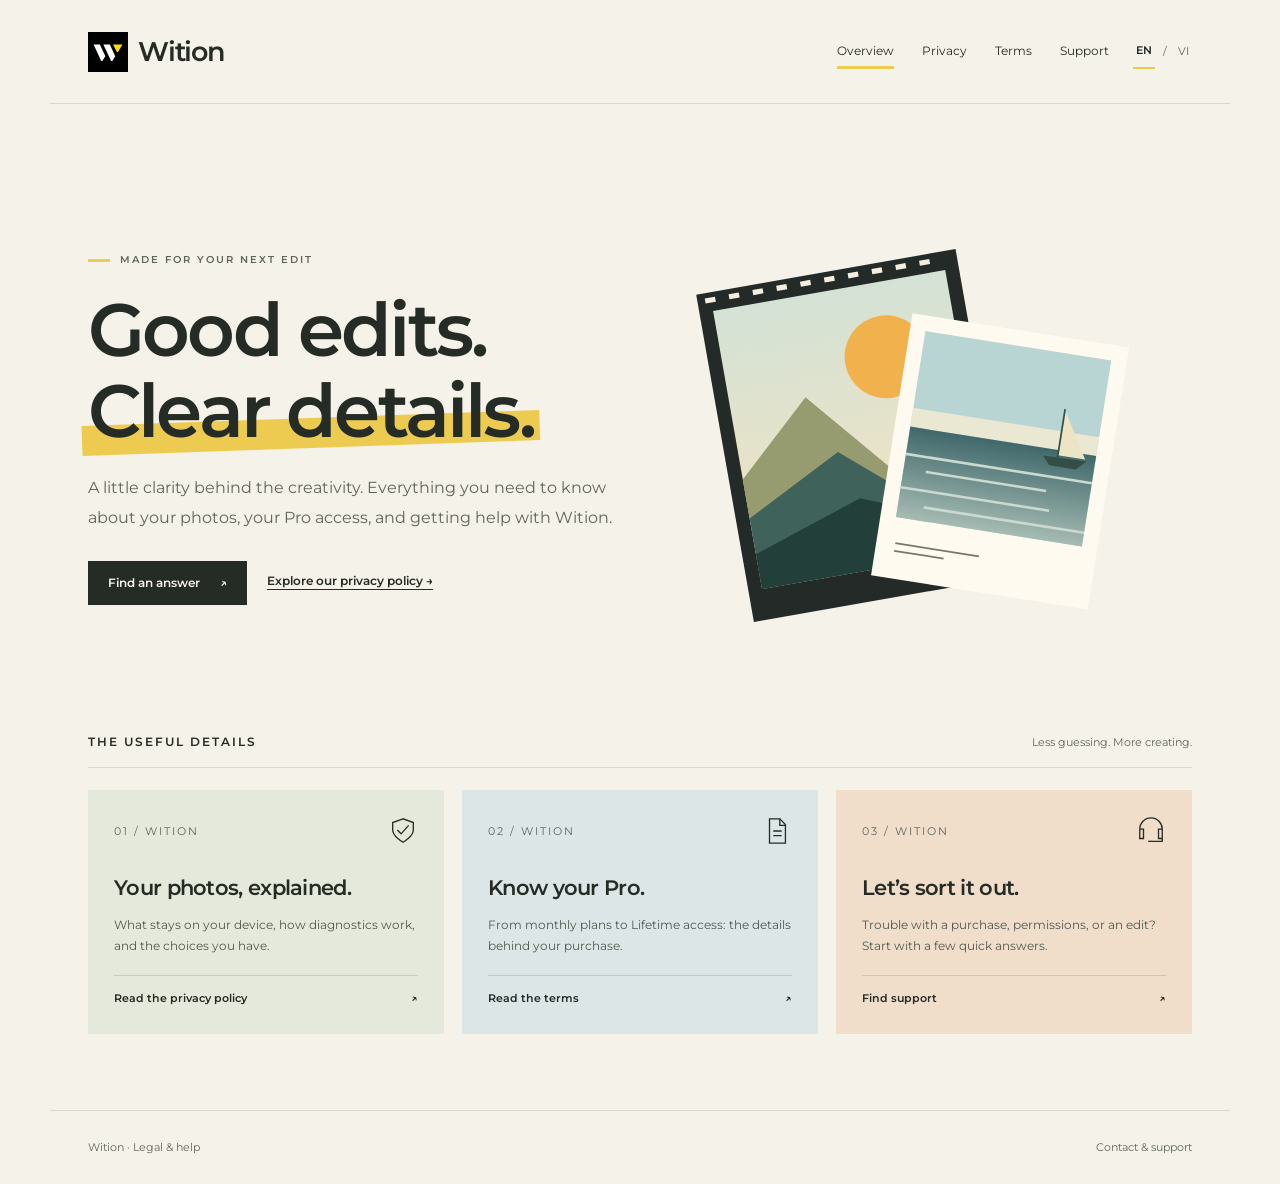
<file: index.html>
<!doctype html>
<!-- Created by Nguyễn Công Thư. -->
<html lang="en"><head><meta charset="utf-8"><meta name="viewport" content="width=device-width, initial-scale=1"><meta name="author" content="Nguyễn Công Thư"><meta name="description" content="Wition privacy, terms, and support."><title>Legal &amp; Support · Wition</title><link rel="stylesheet" href="styles.css"><link rel="stylesheet" href="motion.css"><script src="motion.js" defer></script><link rel="icon" href="assets/favicon.svg" type="image/svg+xml"><link rel="alternate" hreflang="en" href="/"><link rel="alternate" hreflang="vi" href="/vi"></head><body><a class="skip" href="#main">Skip to content</a><header><a class="brand" href="/"><img class="brand-logo" src="assets/wition-logo.svg" alt="" width="40" height="40">Wition</a><nav aria-label="Main navigation"><a href="/" aria-current="page">Overview</a><a href="/privacy-policy">Privacy</a><a href="/terms-of-use">Terms</a><a href="/support">Support</a></nav><div class="language-switch" role="group" aria-label="Choose language"><a href="/" lang="en" hreflang="en" aria-current="true">EN</a><span aria-hidden="true">/</span><a href="/vi" lang="vi" hreflang="vi">VI</a></div></header><main id="main"><section class="hero" aria-labelledby="hero-title"><div class="hero-copy"><p class="eyebrow">Made for your next edit</p><h1 id="hero-title">Good edits.<br><span class="highlight">Clear details.</span></h1><p class="lead">A little clarity behind the creativity. Everything you need to know about your photos, your Pro access, and getting help with Wition.</p><div class="hero-actions"><a class="button" href="/support">Find an answer <span aria-hidden="true">↗</span></a><a class="text-link" href="/privacy-policy">Explore our privacy policy →</a></div></div><img class="hero-art" src="assets/editorial-collage.svg" alt="" width="600" height="540"></section><div class="section-heading"><h2>The useful details</h2><span>Less guessing. More creating.</span></div><div class="cards"><a class="card" href="/privacy-policy"><div class="card-top"><span class="card-number">01 / WITION</span><svg class="card-icon" viewBox="0 0 32 32" aria-hidden="true"><path d="M16 3 5 7v8c0 7 11 13 11 13s11-6 11-13V7L16 3Z"/><path d="m10 15 4 4 8-9"/></svg></div><h2>Your photos, explained.</h2><p>What stays on your device, how diagnostics work, and the choices you have.</p><span class="card-action">Read the privacy policy<span class="card-arrow" aria-hidden="true">↗</span></span></a><a class="card" href="/terms-of-use"><div class="card-top"><span class="card-number">02 / WITION</span><svg class="card-icon" viewBox="0 0 32 32" aria-hidden="true"><path d="M8 3h11l6 6v20H8V3Z"/><path d="M19 3v7h6M12 16h9m-9 5h9"/></svg></div><h2>Know your Pro.</h2><p>From monthly plans to Lifetime access: the details behind your purchase.</p><span class="card-action">Read the terms<span class="card-arrow" aria-hidden="true">↗</span></span></a><a class="card" href="/support"><div class="card-top"><span class="card-number">03 / WITION</span><svg class="card-icon" viewBox="0 0 32 32" aria-hidden="true"><path d="M4 17v-3a12 12 0 0 1 24 0v3M4 14h4v10H4V14Zm20 0h4v10h-4V14Zm4 10v3H17"/><path d="M13 27h4"/></svg></div><h2>Let’s sort it out.</h2><p>Trouble with a purchase, permissions, or an edit? Start with a few quick answers.</p><span class="card-action">Find support<span class="card-arrow" aria-hidden="true">↗</span></span></a></div></main><footer><span>Wition · Legal &amp; help</span><a href="/support">Contact &amp; support</a></footer></body></html>
</file>
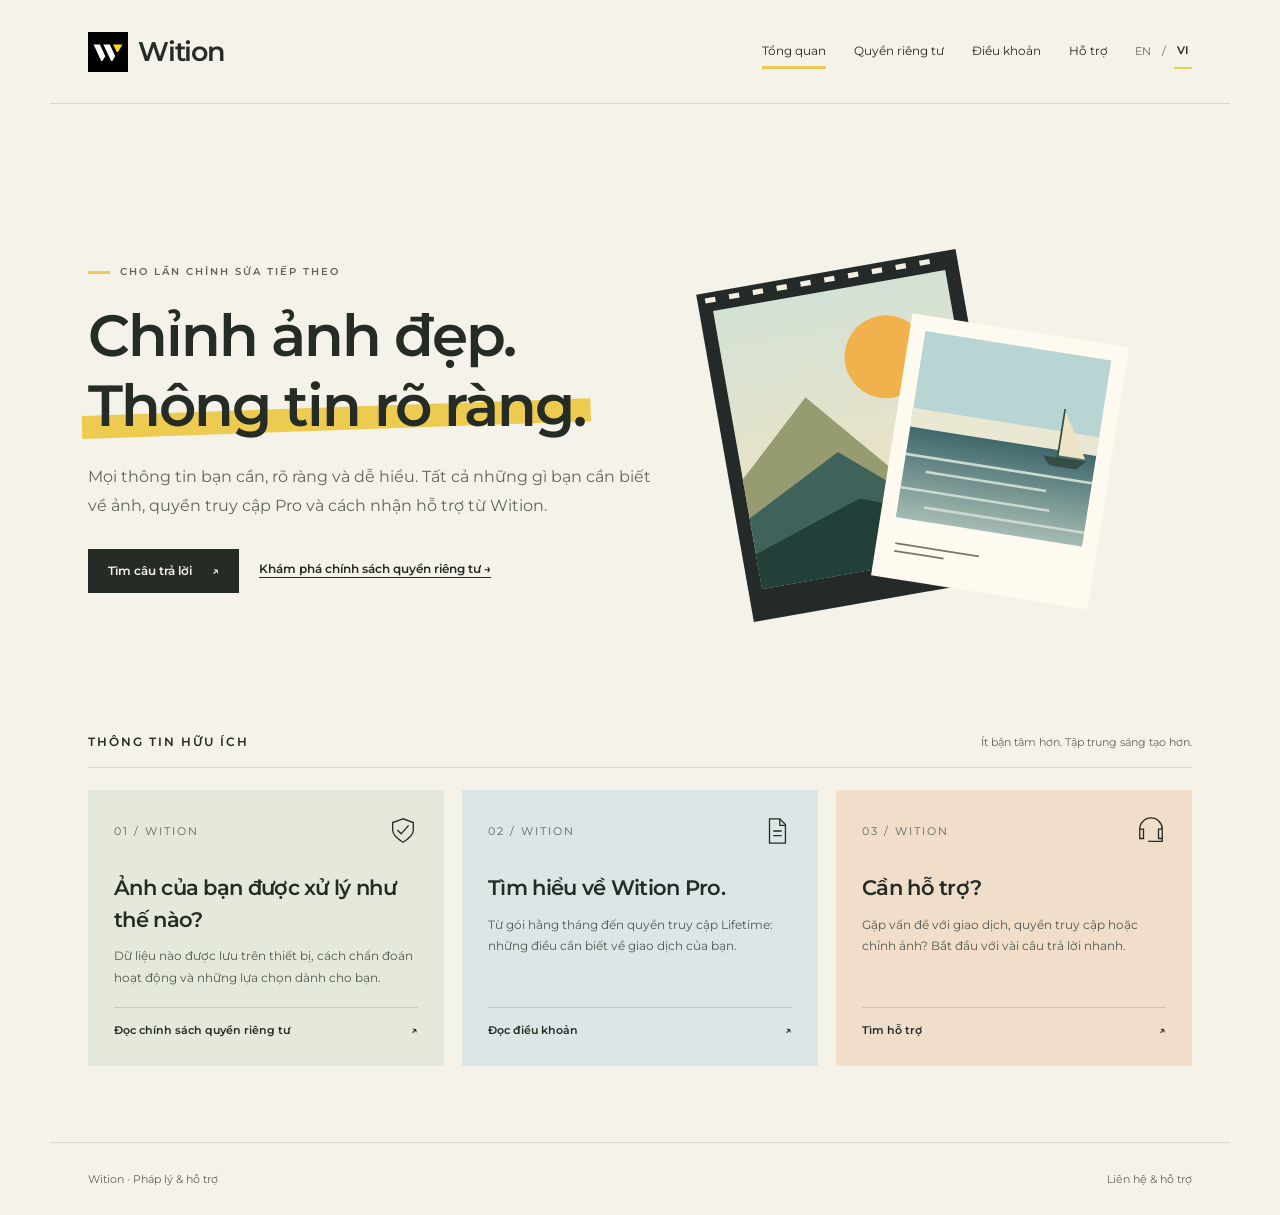
<file: vi/index.html>
<!doctype html>
<!-- Created by Nguyễn Công Thư. -->
<html lang="vi"><head><meta charset="utf-8"><meta name="viewport" content="width=device-width, initial-scale=1"><meta name="author" content="Nguyễn Công Thư"><meta name="description" content="Quyền riêng tư, điều khoản và hỗ trợ Wition."><title>Pháp lý &amp; hỗ trợ · Wition</title><link rel="stylesheet" href="/styles.css"><link rel="stylesheet" href="/motion.css"><script src="/motion.js" defer></script><link rel="icon" href="/assets/favicon.svg" type="image/svg+xml"><link rel="alternate" hreflang="en" href="/"><link rel="alternate" hreflang="vi" href="/vi"></head><body><a class="skip" href="#main">Đến nội dung chính</a><header><a class="brand" href="/vi"><img class="brand-logo" src="/assets/wition-logo.svg" alt="" width="40" height="40">Wition</a><nav aria-label="Điều hướng chính"><a href="/vi" aria-current="page">Tổng quan</a><a href="/vi/privacy-policy">Quyền riêng tư</a><a href="/vi/terms-of-use">Điều khoản</a><a href="/vi/support">Hỗ trợ</a></nav><div class="language-switch" role="group" aria-label="Chọn ngôn ngữ"><a href="/" lang="en" hreflang="en">EN</a><span aria-hidden="true">/</span><a href="/vi" lang="vi" hreflang="vi" aria-current="true">VI</a></div></header><main id="main"><section class="hero" aria-labelledby="hero-title"><div class="hero-copy"><p class="eyebrow">Cho lần chỉnh sửa tiếp theo</p><h1 id="hero-title">Chỉnh ảnh đẹp.<br><span class="highlight">Thông tin rõ ràng.</span></h1><p class="lead">Mọi thông tin bạn cần, rõ ràng và dễ hiểu. Tất cả những gì bạn cần biết về ảnh, quyền truy cập Pro và cách nhận hỗ trợ từ Wition.</p><div class="hero-actions"><a class="button" href="/vi/support">Tìm câu trả lời <span aria-hidden="true">↗</span></a><a class="text-link" href="/vi/privacy-policy">Khám phá chính sách quyền riêng tư →</a></div></div><img class="hero-art" src="/assets/editorial-collage.svg" alt="" width="600" height="540"></section><div class="section-heading"><h2>Thông tin hữu ích</h2><span>Ít bận tâm hơn. Tập trung sáng tạo hơn.</span></div><div class="cards"><a class="card" href="/vi/privacy-policy"><div class="card-top"><span class="card-number">01 / WITION</span><svg class="card-icon" viewBox="0 0 32 32" aria-hidden="true"><path d="M16 3 5 7v8c0 7 11 13 11 13s11-6 11-13V7L16 3Z"/><path d="m10 15 4 4 8-9"/></svg></div><h2>Ảnh của bạn được xử lý như thế nào?</h2><p>Dữ liệu nào được lưu trên thiết bị, cách chẩn đoán hoạt động và những lựa chọn dành cho bạn.</p><span class="card-action">Đọc chính sách quyền riêng tư<span class="card-arrow" aria-hidden="true">↗</span></span></a><a class="card" href="/vi/terms-of-use"><div class="card-top"><span class="card-number">02 / WITION</span><svg class="card-icon" viewBox="0 0 32 32" aria-hidden="true"><path d="M8 3h11l6 6v20H8V3Z"/><path d="M19 3v7h6M12 16h9m-9 5h9"/></svg></div><h2>Tìm hiểu về Wition Pro.</h2><p>Từ gói hằng tháng đến quyền truy cập Lifetime: những điều cần biết về giao dịch của bạn.</p><span class="card-action">Đọc điều khoản<span class="card-arrow" aria-hidden="true">↗</span></span></a><a class="card" href="/vi/support"><div class="card-top"><span class="card-number">03 / WITION</span><svg class="card-icon" viewBox="0 0 32 32" aria-hidden="true"><path d="M4 17v-3a12 12 0 0 1 24 0v3M4 14h4v10H4V14Zm20 0h4v10h-4V14Zm4 10v3H17"/><path d="M13 27h4"/></svg></div><h2>Cần hỗ trợ?</h2><p>Gặp vấn đề với giao dịch, quyền truy cập hoặc chỉnh ảnh? Bắt đầu với vài câu trả lời nhanh.</p><span class="card-action">Tìm hỗ trợ<span class="card-arrow" aria-hidden="true">↗</span></span></a></div></main><footer><span>Wition · Pháp lý &amp; hỗ trợ</span><a href="/vi/support">Liên hệ &amp; hỗ trợ</a></footer></body></html>
</file>
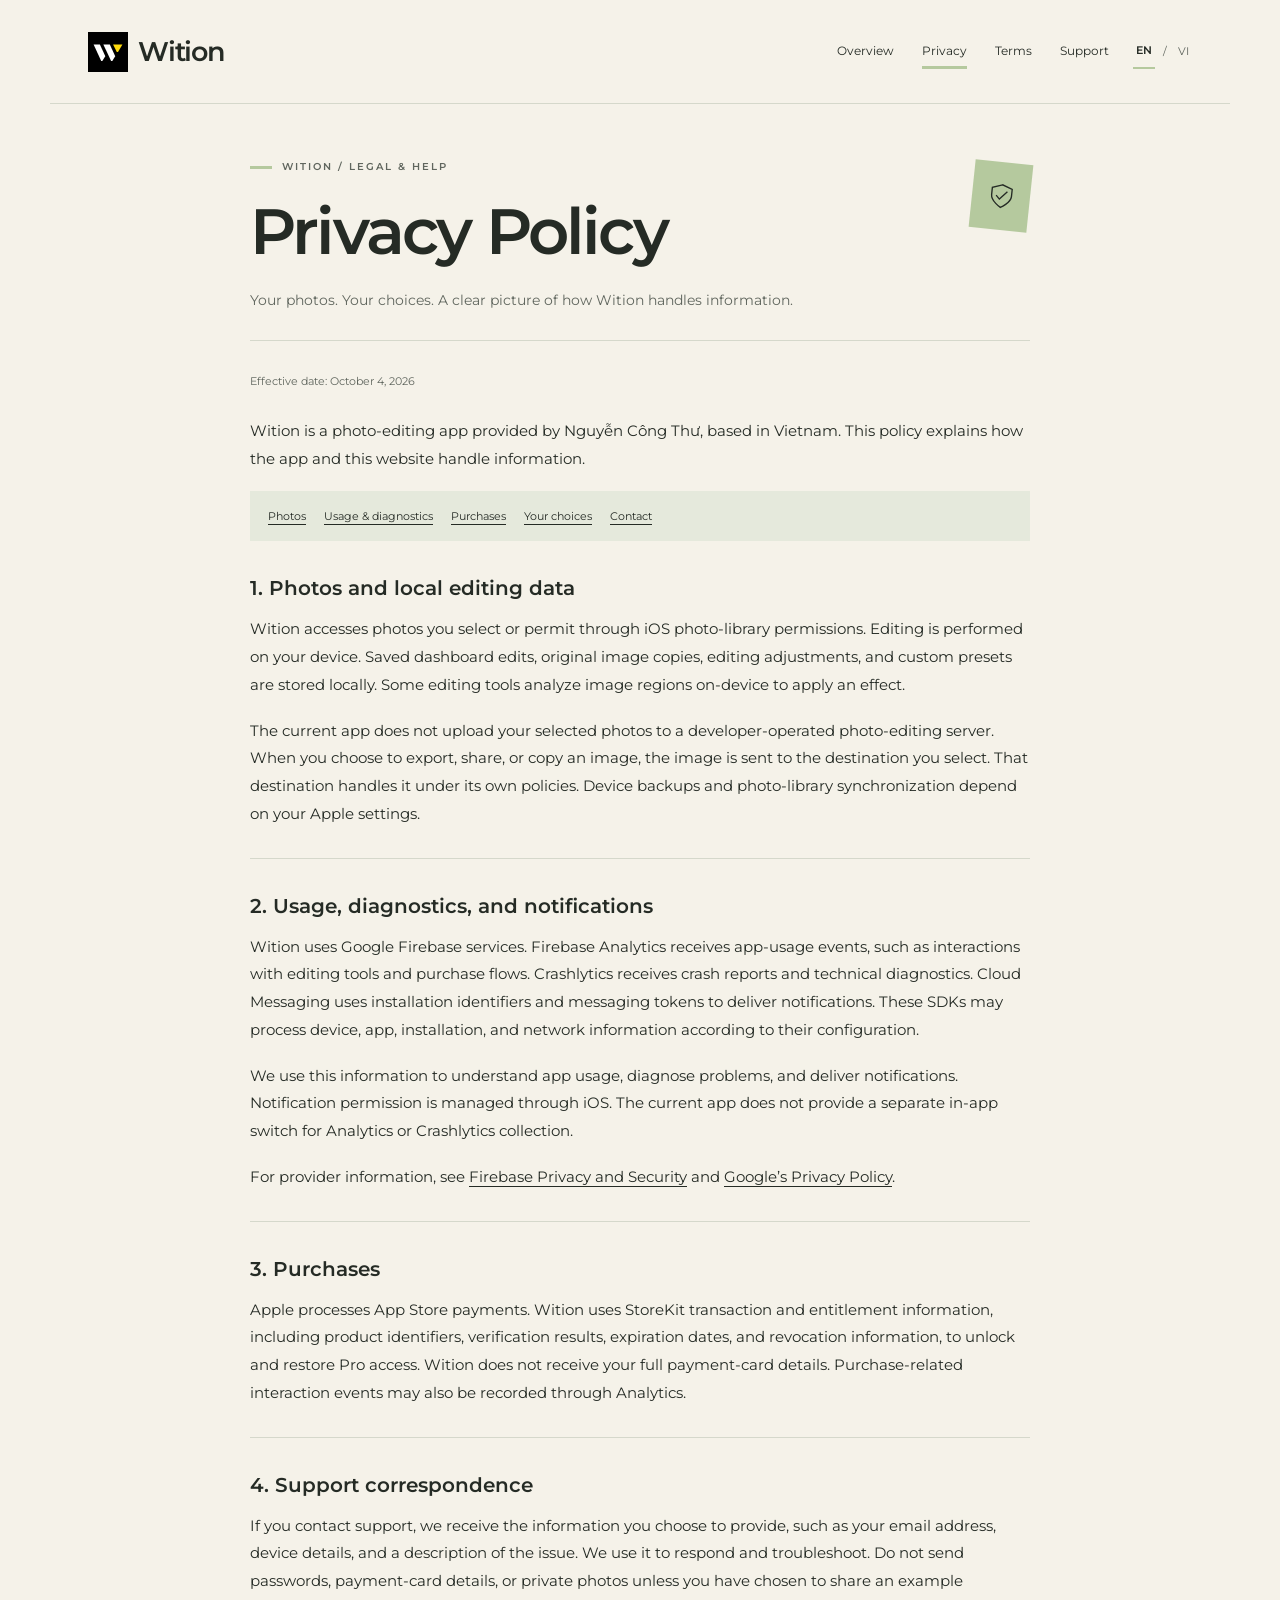
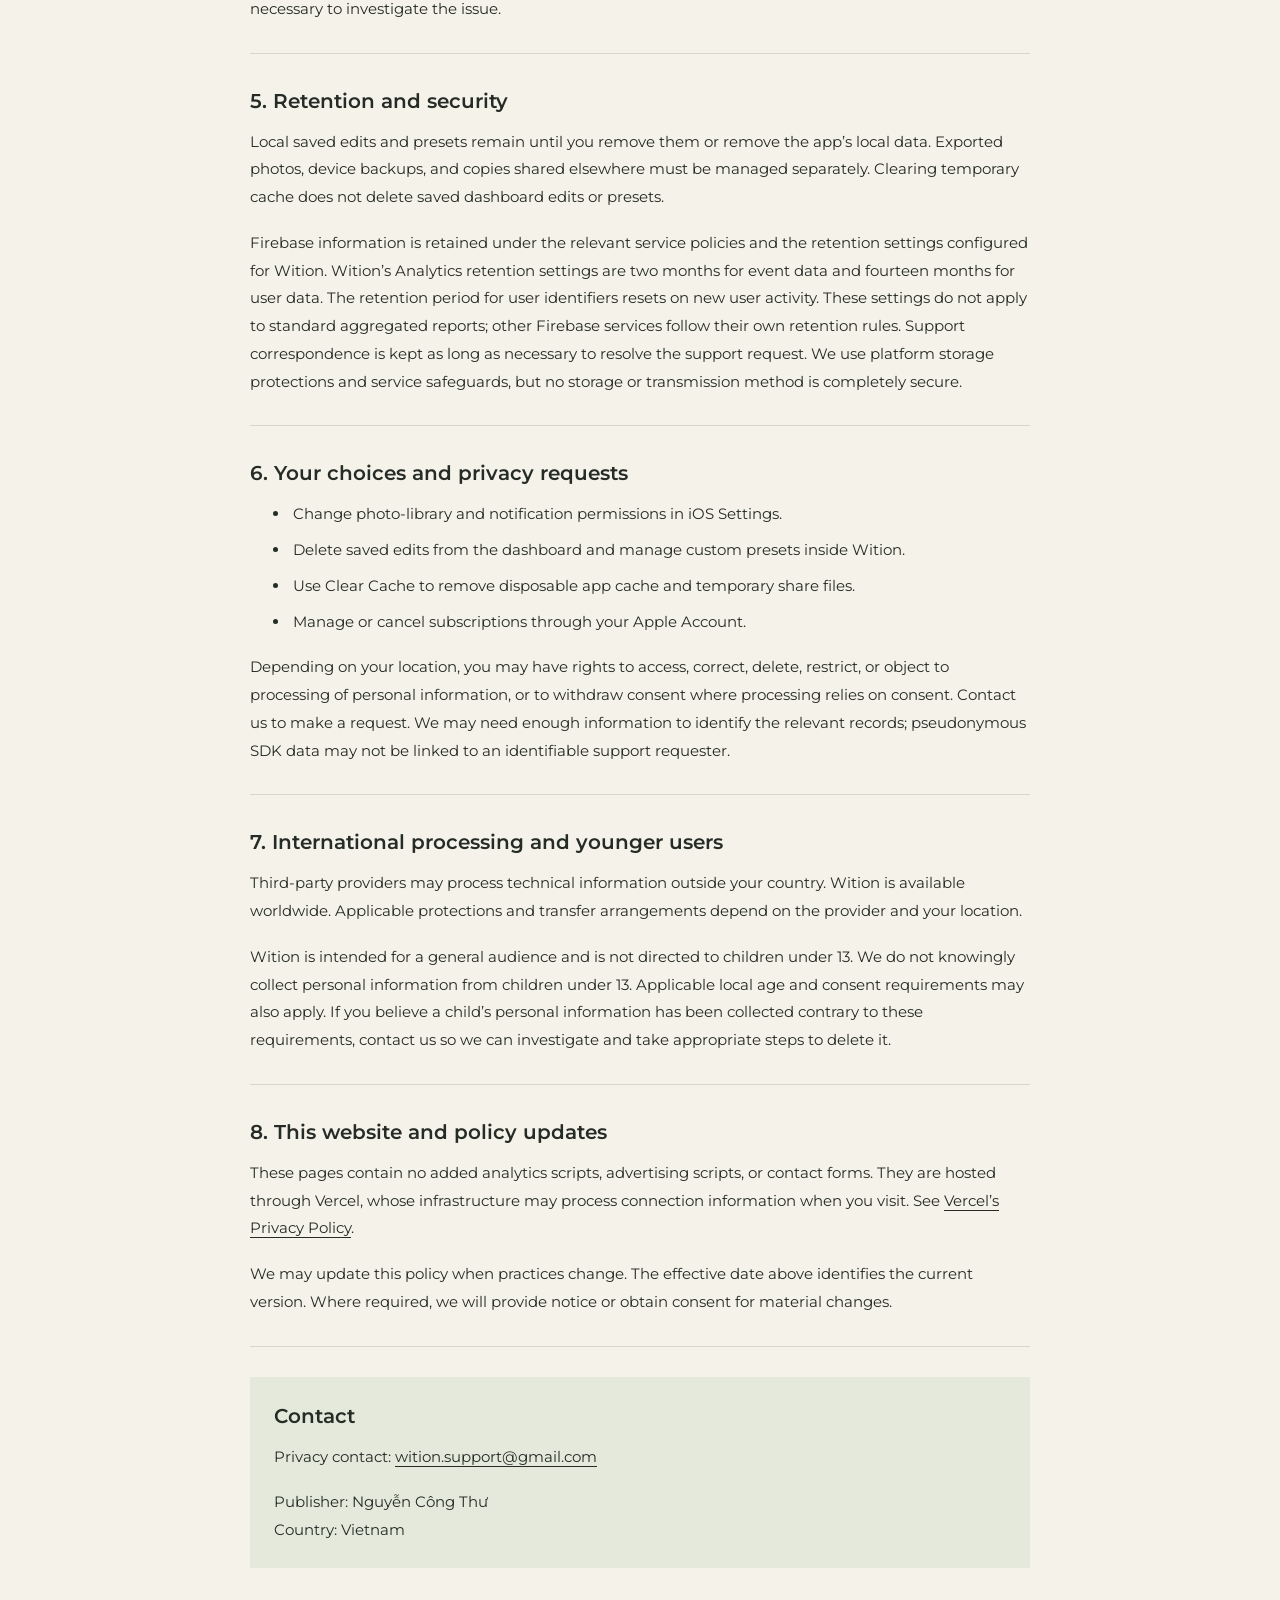
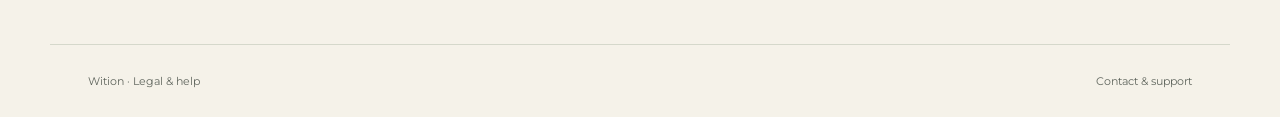
<file: privacy-policy.html>
<!doctype html>
<!-- Created by Nguyễn Công Thư. -->
<html lang="en"><head><meta charset="utf-8"><meta name="viewport" content="width=device-width, initial-scale=1"><meta name="author" content="Nguyễn Công Thư"><meta name="description" content="Your photos. Your choices."><title>Privacy Policy · Wition</title><link rel="stylesheet" href="styles.css"><link rel="stylesheet" href="motion.css"><script src="motion.js" defer></script><link rel="icon" href="assets/favicon.svg" type="image/svg+xml"><link rel="alternate" hreflang="en" href="/privacy-policy"><link rel="alternate" hreflang="vi" href="/vi/privacy-policy"></head>
<body class="privacy-page"><a class="skip" href="#main">Skip to content</a><header><a class="brand" href="/"><img class="brand-logo" src="assets/wition-logo.svg" alt="" width="40" height="40">Wition</a><nav aria-label="Main navigation"><a href="/">Overview</a><a href="/privacy-policy" aria-current="page">Privacy</a><a href="/terms-of-use">Terms</a><a href="/support">Support</a></nav><div class="language-switch" role="group" aria-label="Choose language"><a href="/privacy-policy" lang="en" hreflang="en" aria-current="true">EN</a><span aria-hidden="true">/</span><a href="/vi/privacy-policy" lang="vi" hreflang="vi">VI</a></div></header>
<main id="main"><article class="document"><div class="doc-hero"><p class="eyebrow">Wition / Legal &amp; help</p><h1>Privacy Policy</h1><p class="lead">Your photos. Your choices. A clear picture of how Wition handles information.</p><span class="doc-mark" aria-hidden="true"><svg viewBox="0 0 32 32"><path d="M16 3 5 7v8c0 7 11 13 11 13s11-6 11-13V7L16 3Z"/><path d="m10 15 4 4 8-9"/></svg></span></div>
<p class="metadata">Effective date: October 4, 2026</p>
<p>Wition is a photo-editing app provided by Nguyễn Công Thư, based in Vietnam. This policy explains how the app and this website handle information.</p>
<nav class="toc" aria-label="Policy sections"><a href="#photos">Photos</a><a href="#diagnostics">Usage &amp; diagnostics</a><a href="#purchases">Purchases</a><a href="#choices">Your choices</a><a href="#contact">Contact</a></nav>
<section id="photos"><h2>1. Photos and local editing data</h2><p>Wition accesses photos you select or permit through iOS photo-library permissions. Editing is performed on your device. Saved dashboard edits, original image copies, editing adjustments, and custom presets are stored locally. Some editing tools analyze image regions on-device to apply an effect.</p><p>The current app does not upload your selected photos to a developer-operated photo-editing server. When you choose to export, share, or copy an image, the image is sent to the destination you select. That destination handles it under its own policies. Device backups and photo-library synchronization depend on your Apple settings.</p></section>
<section id="diagnostics"><h2>2. Usage, diagnostics, and notifications</h2><p>Wition uses Google Firebase services. Firebase Analytics receives app-usage events, such as interactions with editing tools and purchase flows. Crashlytics receives crash reports and technical diagnostics. Cloud Messaging uses installation identifiers and messaging tokens to deliver notifications. These SDKs may process device, app, installation, and network information according to their configuration.</p><p>We use this information to understand app usage, diagnose problems, and deliver notifications. Notification permission is managed through iOS. The current app does not provide a separate in-app switch for Analytics or Crashlytics collection.</p><p>For provider information, see <a href="https://firebase.google.com/support/privacy">Firebase Privacy and Security</a> and <a href="https://policies.google.com/privacy">Google’s Privacy Policy</a>.</p></section>
<section id="purchases"><h2>3. Purchases</h2><p>Apple processes App Store payments. Wition uses StoreKit transaction and entitlement information, including product identifiers, verification results, expiration dates, and revocation information, to unlock and restore Pro access. Wition does not receive your full payment-card details. Purchase-related interaction events may also be recorded through Analytics.</p></section>
<section><h2>4. Support correspondence</h2><p>If you contact support, we receive the information you choose to provide, such as your email address, device details, and a description of the issue. We use it to respond and troubleshoot. Do not send passwords, payment-card details, or private photos unless you have chosen to share an example necessary to investigate the issue.</p></section>
<section><h2>5. Retention and security</h2><p>Local saved edits and presets remain until you remove them or remove the app’s local data. Exported photos, device backups, and copies shared elsewhere must be managed separately. Clearing temporary cache does not delete saved dashboard edits or presets.</p><p>Firebase information is retained under the relevant service policies and the retention settings configured for Wition. Wition’s Analytics retention settings are two months for event data and fourteen months for user data. The retention period for user identifiers resets on new user activity. These settings do not apply to standard aggregated reports; other Firebase services follow their own retention rules. Support correspondence is kept as long as necessary to resolve the support request. We use platform storage protections and service safeguards, but no storage or transmission method is completely secure.</p></section>
<section id="choices"><h2>6. Your choices and privacy requests</h2><ul><li>Change photo-library and notification permissions in iOS Settings.</li><li>Delete saved edits from the dashboard and manage custom presets inside Wition.</li><li>Use Clear Cache to remove disposable app cache and temporary share files.</li><li>Manage or cancel subscriptions through your Apple Account.</li></ul><p>Depending on your location, you may have rights to access, correct, delete, restrict, or object to processing of personal information, or to withdraw consent where processing relies on consent. Contact us to make a request. We may need enough information to identify the relevant records; pseudonymous SDK data may not be linked to an identifiable support requester.</p></section>
<section><h2>7. International processing and younger users</h2><p>Third-party providers may process technical information outside your country. Wition is available worldwide. Applicable protections and transfer arrangements depend on the provider and your location.</p><p>Wition is intended for a general audience and is not directed to children under 13. We do not knowingly collect personal information from children under 13. Applicable local age and consent requirements may also apply. If you believe a child’s personal information has been collected contrary to these requirements, contact us so we can investigate and take appropriate steps to delete it.</p></section>
<section><h2>8. This website and policy updates</h2><p>These pages contain no added analytics scripts, advertising scripts, or contact forms. They are hosted through Vercel, whose infrastructure may process connection information when you visit. See <a href="https://vercel.com/legal/privacy-policy">Vercel’s Privacy Policy</a>.</p><p>We may update this policy when practices change. The effective date above identifies the current version. Where required, we will provide notice or obtain consent for material changes.</p></section>
<section id="contact" class="contact"><h2>Contact</h2><p>Privacy contact: <a href="mailto:wition.support@gmail.com">wition.support@gmail.com</a></p><p>Publisher: Nguyễn Công Thư<br>Country: Vietnam</p></section>
</article></main>
<footer><span>Wition · Legal &amp; help</span><a href="/support">Contact &amp; support</a></footer></body></html>
</file>
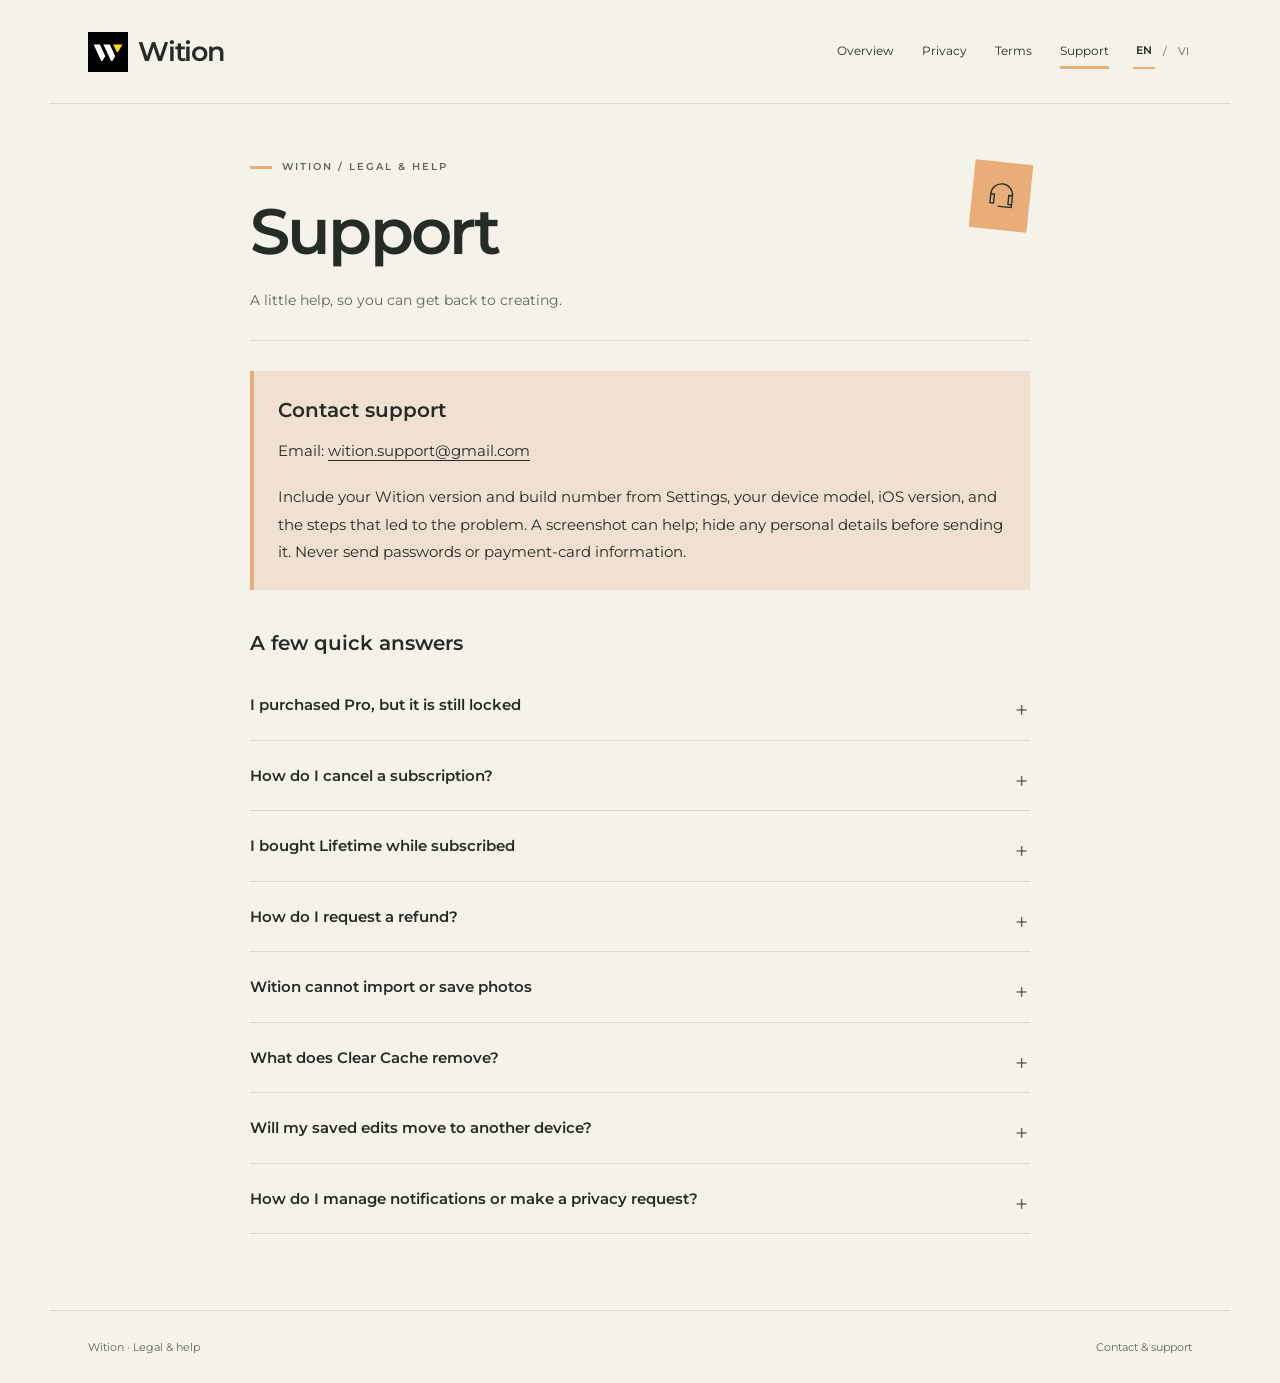
<file: support.html>
<!doctype html>
<!-- Created by Nguyễn Công Thư. -->
<html lang="en"><head><meta charset="utf-8"><meta name="viewport" content="width=device-width, initial-scale=1"><meta name="author" content="Nguyễn Công Thư"><meta name="description" content="A little help, so you can keep creating."><title>Support · Wition</title><link rel="stylesheet" href="styles.css"><link rel="stylesheet" href="motion.css"><script src="motion.js" defer></script><link rel="icon" href="assets/favicon.svg" type="image/svg+xml"><link rel="alternate" hreflang="en" href="/support"><link rel="alternate" hreflang="vi" href="/vi/support"></head>
<body class="support-page"><a class="skip" href="#main">Skip to content</a><header><a class="brand" href="/"><img class="brand-logo" src="assets/wition-logo.svg" alt="" width="40" height="40">Wition</a><nav aria-label="Main navigation"><a href="/">Overview</a><a href="/privacy-policy">Privacy</a><a href="/terms-of-use">Terms</a><a href="/support" aria-current="page">Support</a></nav><div class="language-switch" role="group" aria-label="Choose language"><a href="/support" lang="en" hreflang="en" aria-current="true">EN</a><span aria-hidden="true">/</span><a href="/vi/support" lang="vi" hreflang="vi">VI</a></div></header>
<main id="main"><article class="document"><div class="doc-hero"><p class="eyebrow">Wition / Legal &amp; help</p><h1>Support</h1><p class="lead">A little help, so you can get back to creating.</p><span class="doc-mark" aria-hidden="true"><svg viewBox="0 0 32 32"><path d="M4 17v-3a12 12 0 0 1 24 0v3M4 14h4v10H4V14Zm20 0h4v10h-4V14Zm4 10v3H17"/><path d="M13 27h4"/></svg></span></div>

<section class="contact"><h2>Contact support</h2><p>Email: <a href="mailto:wition.support@gmail.com">wition.support@gmail.com</a></p><p>Include your Wition version and build number from Settings, your device model, iOS version, and the steps that led to the problem. A screenshot can help; hide any personal details before sending it. Never send passwords or payment-card information.</p></section>
<h2 class="faq-heading">A few quick answers</h2><details class="faq"><summary>I purchased Pro, but it is still locked</summary><p>Check that you are signed into the Apple Account used for the purchase and have an internet connection. Open Wition Settings or the purchase screen and select Restore Purchases. If the problem remains, contact support with the plan name and any error message.</p></details>
<details class="faq"><summary>How do I cancel a subscription?</summary><p>Open <a href="https://apps.apple.com/account/subscriptions">Manage Subscriptions in the App Store</a> and select Wition. You can also use Manage Subscriptions in Wition Settings. Deleting the app does not cancel a subscription.</p></details>
<details class="faq"><summary>I bought Lifetime while subscribed</summary><p>Lifetime is a one-time purchase, but it does not cancel an existing subscription. Cancel the subscription separately through the App Store if you no longer want it to renew.</p></details>
<details class="faq"><summary>How do I request a refund?</summary><p>Visit <a href="https://reportaproblem.apple.com/">Apple’s Report a Problem website</a> with the Apple Account used for the purchase. Apple manages refund requests.</p></details>
<details class="faq"><summary>Wition cannot import or save photos</summary><p>Open iOS Settings, find Wition, and check photo-library access. You can open the app’s iOS settings through Photo Library access in Wition Settings. If access is limited, make sure the intended photo is included. Also check available device storage.</p></details>
<details class="faq"><summary>What does Clear Cache remove?</summary><p>It removes disposable app cache, temporary share files, and cached network responses. It keeps dashboard photos, saved edits, and custom presets. Delete saved dashboard edits separately if you want to remove them.</p></details>
<details class="faq"><summary>Will my saved edits move to another device?</summary><p>Saved dashboard edits and presets are stored locally. Keep exported copies of important results. Wition does not currently offer its own account-based cloud synchronization for edits.</p></details>
<details class="faq"><summary>How do I manage notifications or make a privacy request?</summary><p>Change notification permissions in iOS Settings. For questions about personal information, contact the support address above and read the <a href="/privacy-policy">Privacy Policy</a>. The current app does not have a separate Analytics or Crashlytics collection switch.</p></details>
</article></main>
<footer><span>Wition · Legal &amp; help</span><a href="/support">Contact &amp; support</a></footer></body></html>
</file>
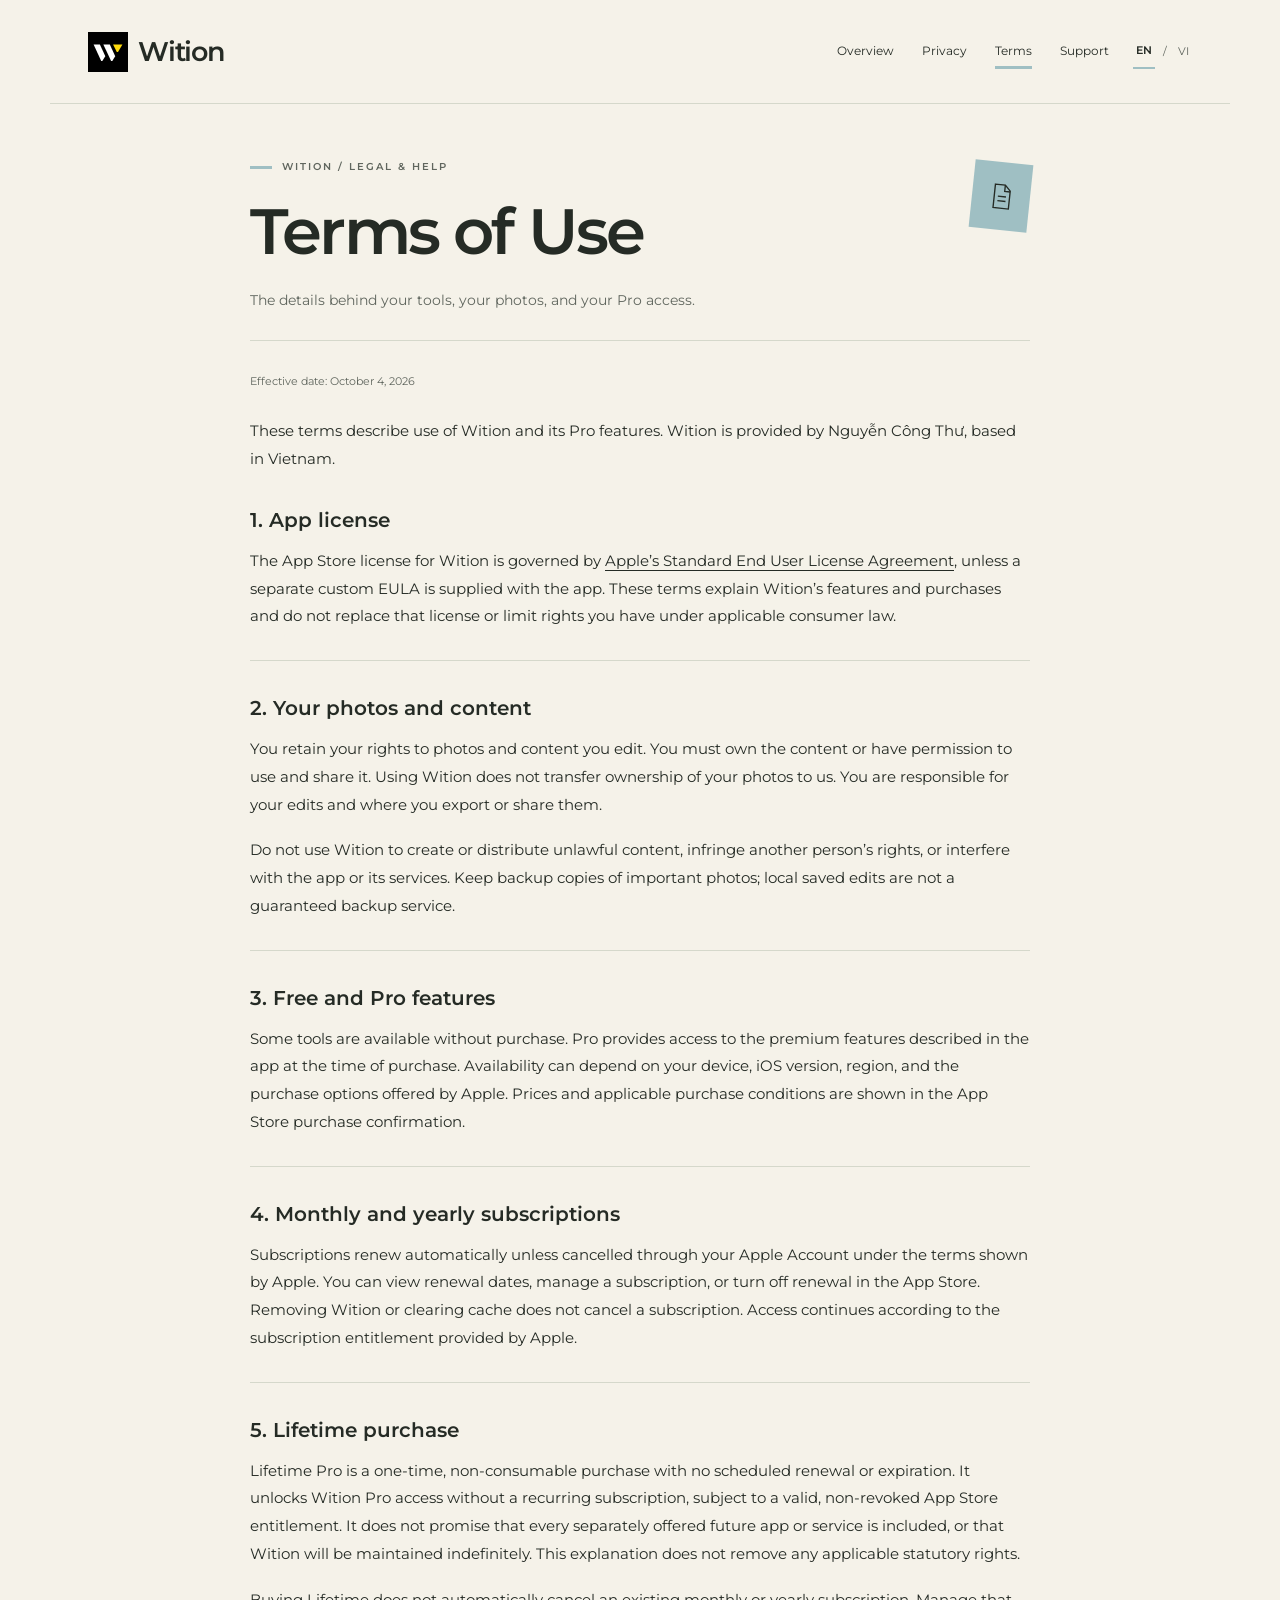
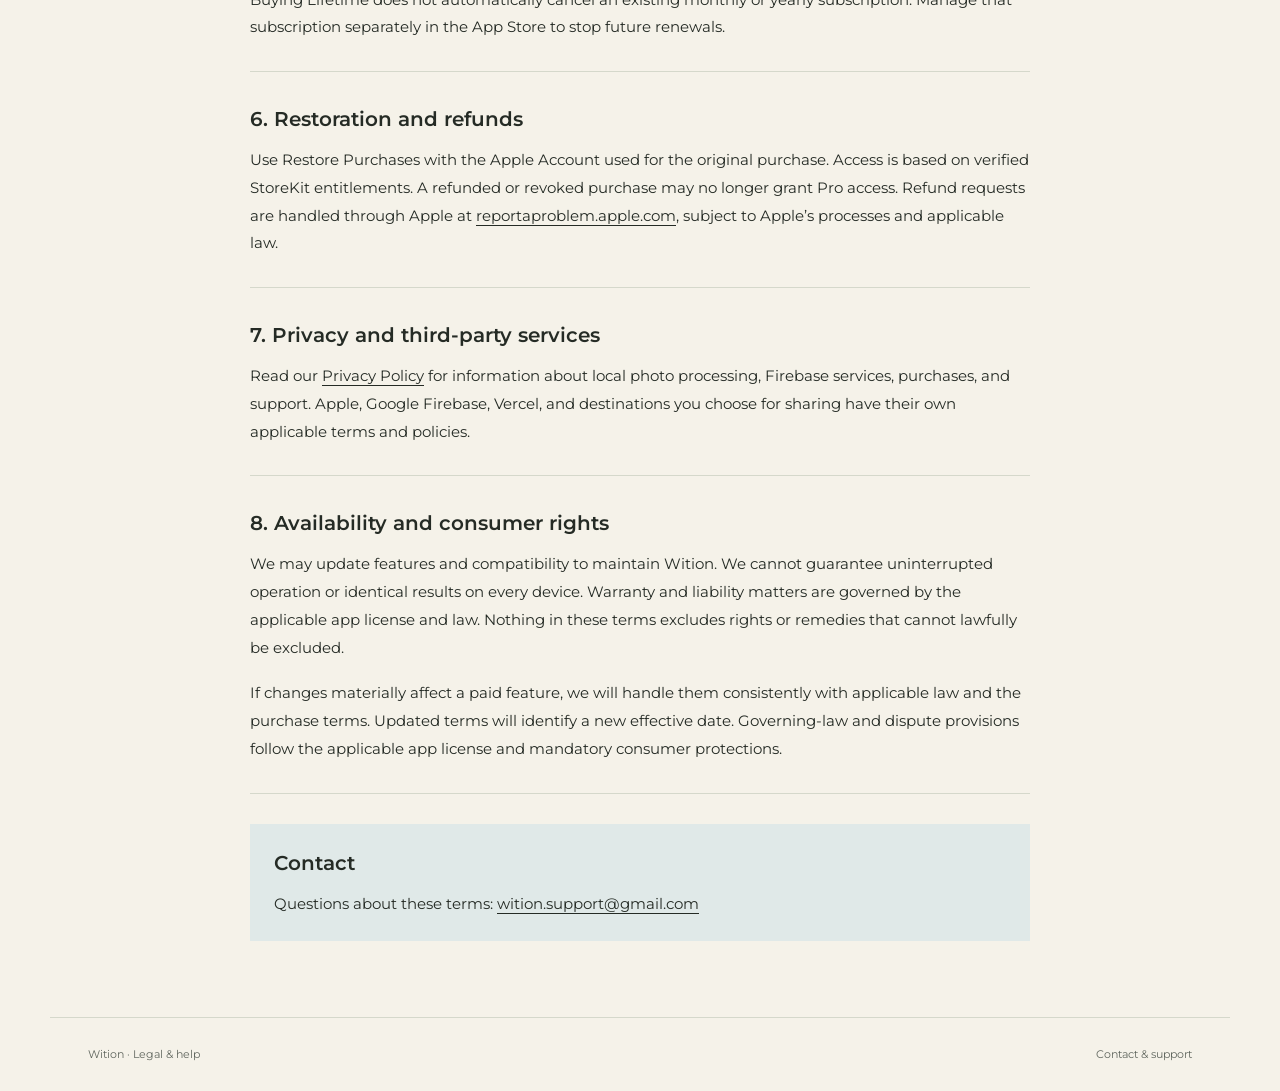
<file: terms-of-use.html>
<!doctype html>
<!-- Created by Nguyễn Công Thư. -->
<html lang="en"><head><meta charset="utf-8"><meta name="viewport" content="width=device-width, initial-scale=1"><meta name="author" content="Nguyễn Công Thư"><meta name="description" content="Clear terms for creating with Wition."><title>Terms of Use · Wition</title><link rel="stylesheet" href="styles.css"><link rel="stylesheet" href="motion.css"><script src="motion.js" defer></script><link rel="icon" href="assets/favicon.svg" type="image/svg+xml"><link rel="alternate" hreflang="en" href="/terms-of-use"><link rel="alternate" hreflang="vi" href="/vi/terms-of-use"></head>
<body class="terms-page"><a class="skip" href="#main">Skip to content</a><header><a class="brand" href="/"><img class="brand-logo" src="assets/wition-logo.svg" alt="" width="40" height="40">Wition</a><nav aria-label="Main navigation"><a href="/">Overview</a><a href="/privacy-policy">Privacy</a><a href="/terms-of-use" aria-current="page">Terms</a><a href="/support">Support</a></nav><div class="language-switch" role="group" aria-label="Choose language"><a href="/terms-of-use" lang="en" hreflang="en" aria-current="true">EN</a><span aria-hidden="true">/</span><a href="/vi/terms-of-use" lang="vi" hreflang="vi">VI</a></div></header>
<main id="main"><article class="document"><div class="doc-hero"><p class="eyebrow">Wition / Legal &amp; help</p><h1>Terms of Use</h1><p class="lead">The details behind your tools, your photos, and your Pro access.</p><span class="doc-mark" aria-hidden="true"><svg viewBox="0 0 32 32"><path d="M8 3h11l6 6v20H8V3Z"/><path d="M19 3v7h6M12 16h9m-9 5h9"/></svg></span></div>
<p class="metadata">Effective date: October 4, 2026</p>
<p>These terms describe use of Wition and its Pro features. Wition is provided by Nguyễn Công Thư, based in Vietnam.</p>
<section><h2>1. App license</h2><p>The App Store license for Wition is governed by <a href="https://www.apple.com/legal/internet-services/itunes/dev/stdeula/">Apple’s Standard End User License Agreement</a>, unless a separate custom EULA is supplied with the app. These terms explain Wition’s features and purchases and do not replace that license or limit rights you have under applicable consumer law.</p></section>
<section><h2>2. Your photos and content</h2><p>You retain your rights to photos and content you edit. You must own the content or have permission to use and share it. Using Wition does not transfer ownership of your photos to us. You are responsible for your edits and where you export or share them.</p><p>Do not use Wition to create or distribute unlawful content, infringe another person’s rights, or interfere with the app or its services. Keep backup copies of important photos; local saved edits are not a guaranteed backup service.</p></section>
<section><h2>3. Free and Pro features</h2><p>Some tools are available without purchase. Pro provides access to the premium features described in the app at the time of purchase. Availability can depend on your device, iOS version, region, and the purchase options offered by Apple. Prices and applicable purchase conditions are shown in the App Store purchase confirmation.</p></section>
<section><h2>4. Monthly and yearly subscriptions</h2><p>Subscriptions renew automatically unless cancelled through your Apple Account under the terms shown by Apple. You can view renewal dates, manage a subscription, or turn off renewal in the App Store. Removing Wition or clearing cache does not cancel a subscription. Access continues according to the subscription entitlement provided by Apple.</p></section>
<section><h2>5. Lifetime purchase</h2><p>Lifetime Pro is a one-time, non-consumable purchase with no scheduled renewal or expiration. It unlocks Wition Pro access without a recurring subscription, subject to a valid, non-revoked App Store entitlement. It does not promise that every separately offered future app or service is included, or that Wition will be maintained indefinitely. This explanation does not remove any applicable statutory rights.</p><p>Buying Lifetime does not automatically cancel an existing monthly or yearly subscription. Manage that subscription separately in the App Store to stop future renewals.</p></section>
<section><h2>6. Restoration and refunds</h2><p>Use Restore Purchases with the Apple Account used for the original purchase. Access is based on verified StoreKit entitlements. A refunded or revoked purchase may no longer grant Pro access. Refund requests are handled through Apple at <a href="https://reportaproblem.apple.com/">reportaproblem.apple.com</a>, subject to Apple’s processes and applicable law.</p></section>
<section><h2>7. Privacy and third-party services</h2><p>Read our <a href="/privacy-policy">Privacy Policy</a> for information about local photo processing, Firebase services, purchases, and support. Apple, Google Firebase, Vercel, and destinations you choose for sharing have their own applicable terms and policies.</p></section>
<section><h2>8. Availability and consumer rights</h2><p>We may update features and compatibility to maintain Wition. We cannot guarantee uninterrupted operation or identical results on every device. Warranty and liability matters are governed by the applicable app license and law. Nothing in these terms excludes rights or remedies that cannot lawfully be excluded.</p><p>If changes materially affect a paid feature, we will handle them consistently with applicable law and the purchase terms. Updated terms will identify a new effective date. Governing-law and dispute provisions follow the applicable app license and mandatory consumer protections.</p></section>
<section class="contact"><h2>Contact</h2><p>Questions about these terms: <a href="mailto:wition.support@gmail.com">wition.support@gmail.com</a></p></section>
</article></main>
<footer><span>Wition · Legal &amp; help</span><a href="/support">Contact &amp; support</a></footer></body></html>
</file>
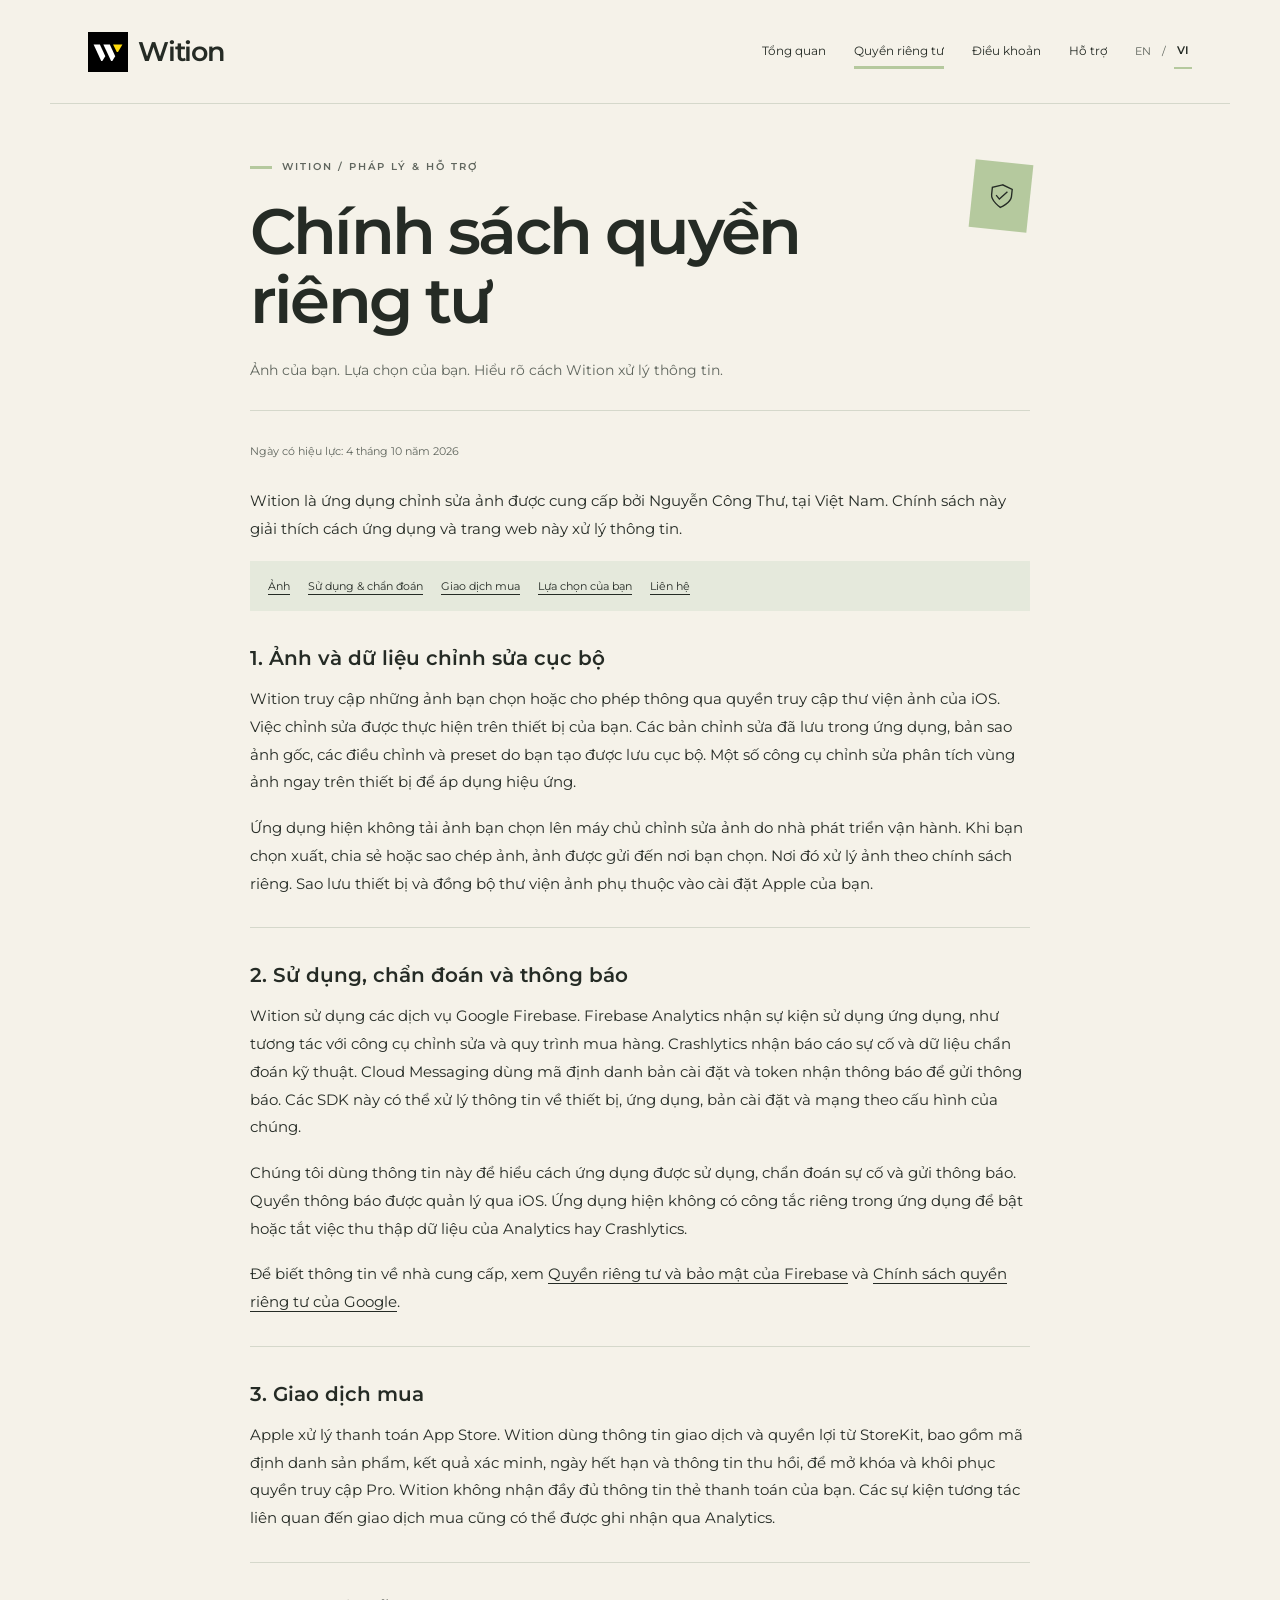
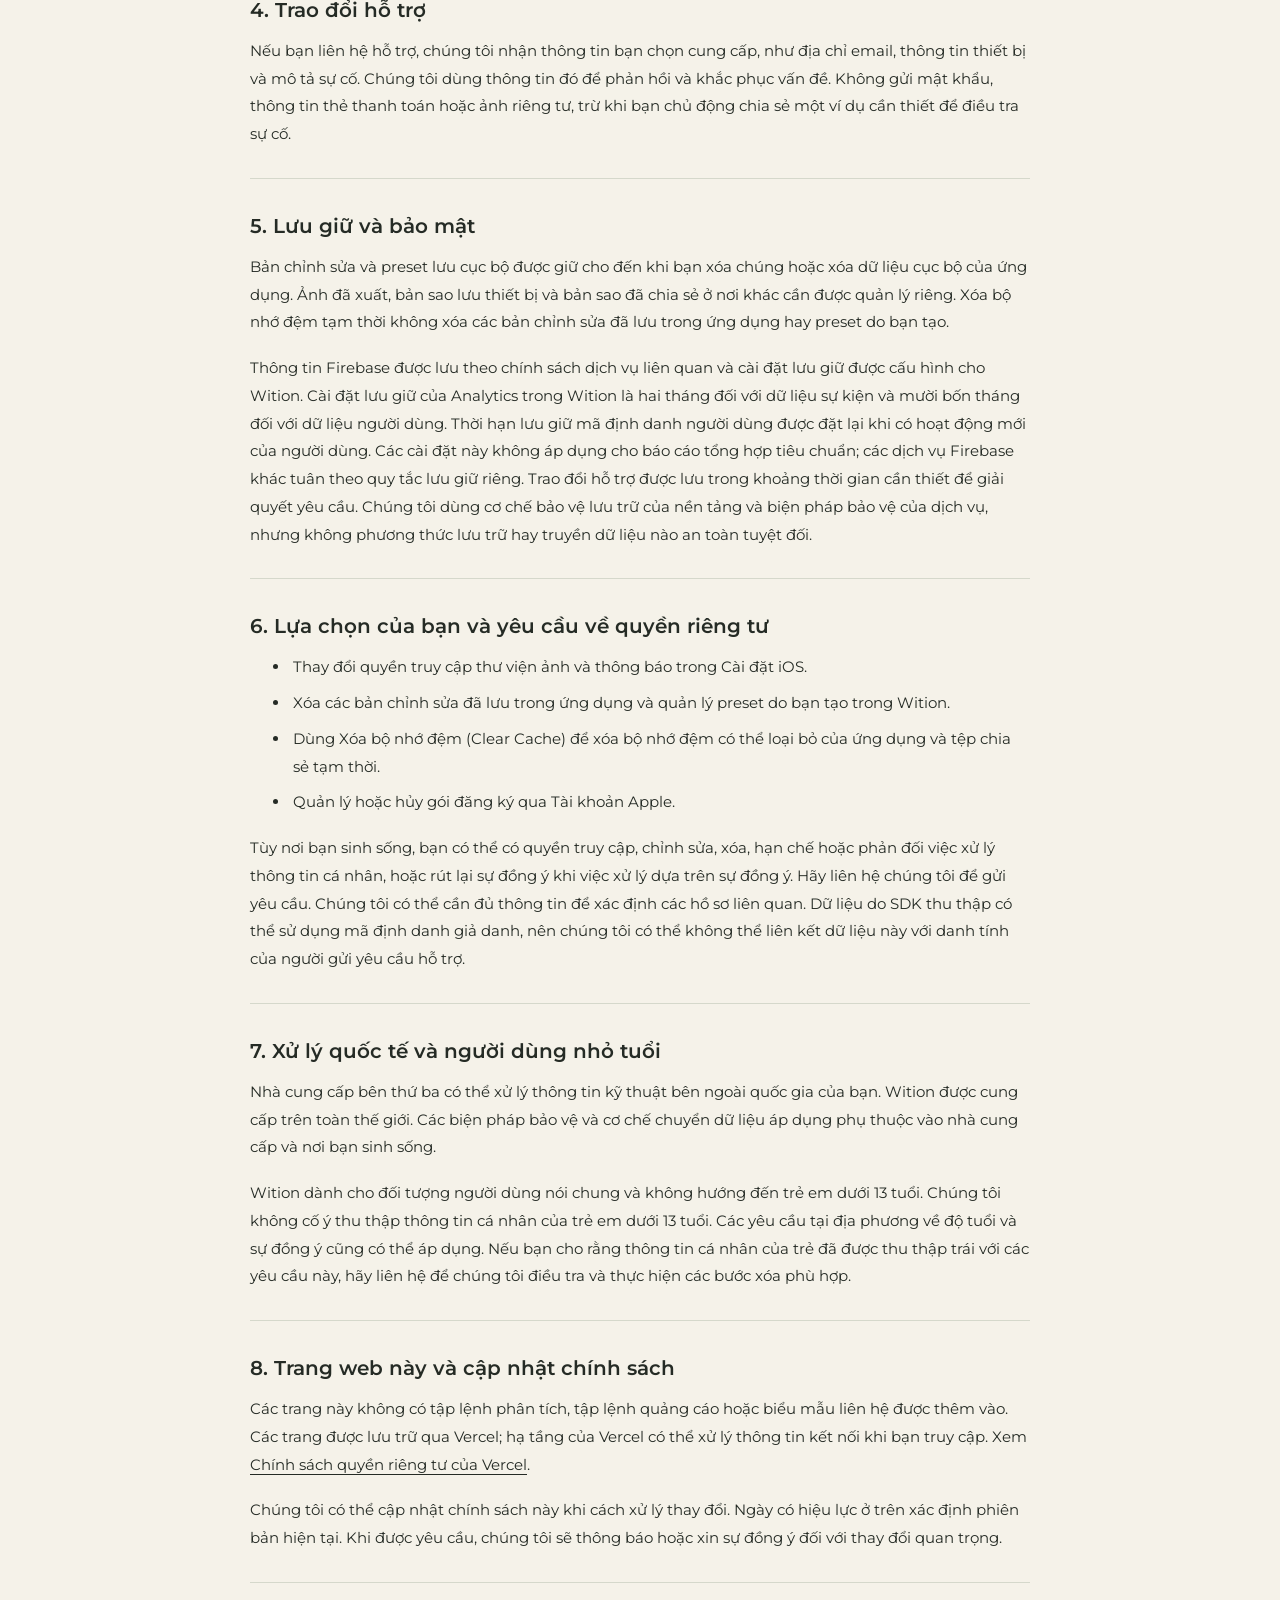
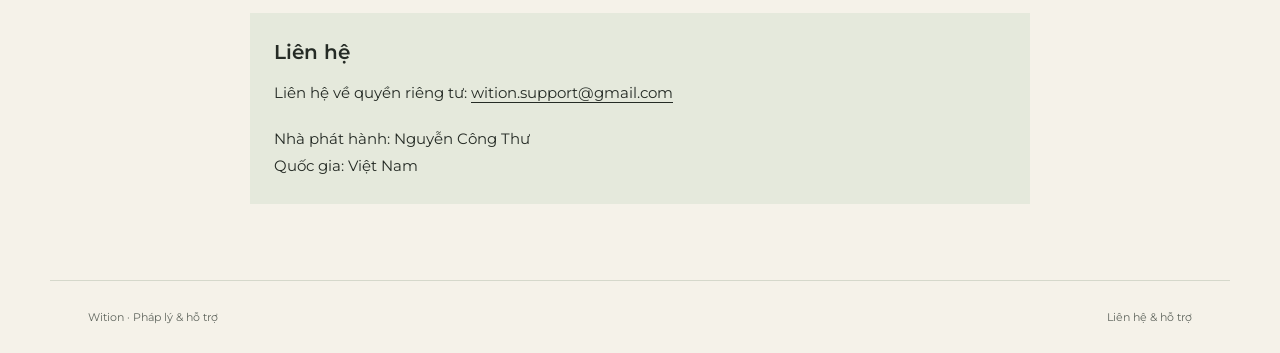
<file: vi/privacy-policy.html>
<!doctype html>
<!-- Created by Nguyễn Công Thư. -->
<html lang="vi"><head><meta charset="utf-8"><meta name="viewport" content="width=device-width, initial-scale=1"><meta name="author" content="Nguyễn Công Thư"><meta name="description" content="Ảnh của bạn. Lựa chọn của bạn."><title>Chính sách quyền riêng tư · Wition</title><link rel="stylesheet" href="/styles.css"><link rel="stylesheet" href="/motion.css"><script src="/motion.js" defer></script><link rel="icon" href="/assets/favicon.svg" type="image/svg+xml"><link rel="alternate" hreflang="en" href="/privacy-policy"><link rel="alternate" hreflang="vi" href="/vi/privacy-policy"></head>
<body class="privacy-page"><a class="skip" href="#main">Đến nội dung chính</a><header><a class="brand" href="/vi"><img class="brand-logo" src="/assets/wition-logo.svg" alt="" width="40" height="40">Wition</a><nav aria-label="Điều hướng chính"><a href="/vi">Tổng quan</a><a href="/vi/privacy-policy" aria-current="page">Quyền riêng tư</a><a href="/vi/terms-of-use">Điều khoản</a><a href="/vi/support">Hỗ trợ</a></nav><div class="language-switch" role="group" aria-label="Chọn ngôn ngữ"><a href="/privacy-policy" lang="en" hreflang="en">EN</a><span aria-hidden="true">/</span><a href="/vi/privacy-policy" lang="vi" hreflang="vi" aria-current="true">VI</a></div></header>
<main id="main"><article class="document"><div class="doc-hero"><p class="eyebrow">Wition / Pháp lý &amp; hỗ trợ</p><h1>Chính sách quyền riêng tư</h1><p class="lead">Ảnh của bạn. Lựa chọn của bạn. Hiểu rõ cách Wition xử lý thông tin.</p><span class="doc-mark" aria-hidden="true"><svg viewBox="0 0 32 32"><path d="M16 3 5 7v8c0 7 11 13 11 13s11-6 11-13V7L16 3Z"/><path d="m10 15 4 4 8-9"/></svg></span></div>
<p class="metadata">Ngày có hiệu lực: 4 tháng 10 năm 2026</p>
<p>Wition là ứng dụng chỉnh sửa ảnh được cung cấp bởi Nguyễn Công Thư, tại Việt Nam. Chính sách này giải thích cách ứng dụng và trang web này xử lý thông tin.</p>
<nav class="toc" aria-label="Các mục chính sách"><a href="#photos">Ảnh</a><a href="#diagnostics">Sử dụng &amp; chẩn đoán</a><a href="#purchases">Giao dịch mua</a><a href="#choices">Lựa chọn của bạn</a><a href="#contact">Liên hệ</a></nav>
<section id="photos"><h2>1. Ảnh và dữ liệu chỉnh sửa cục bộ</h2><p>Wition truy cập những ảnh bạn chọn hoặc cho phép thông qua quyền truy cập thư viện ảnh của iOS. Việc chỉnh sửa được thực hiện trên thiết bị của bạn. Các bản chỉnh sửa đã lưu trong ứng dụng, bản sao ảnh gốc, các điều chỉnh và preset do bạn tạo được lưu cục bộ. Một số công cụ chỉnh sửa phân tích vùng ảnh ngay trên thiết bị để áp dụng hiệu ứng.</p><p>Ứng dụng hiện không tải ảnh bạn chọn lên máy chủ chỉnh sửa ảnh do nhà phát triển vận hành. Khi bạn chọn xuất, chia sẻ hoặc sao chép ảnh, ảnh được gửi đến nơi bạn chọn. Nơi đó xử lý ảnh theo chính sách riêng. Sao lưu thiết bị và đồng bộ thư viện ảnh phụ thuộc vào cài đặt Apple của bạn.</p></section>
<section id="diagnostics"><h2>2. Sử dụng, chẩn đoán và thông báo</h2><p>Wition sử dụng các dịch vụ Google Firebase. Firebase Analytics nhận sự kiện sử dụng ứng dụng, như tương tác với công cụ chỉnh sửa và quy trình mua hàng. Crashlytics nhận báo cáo sự cố và dữ liệu chẩn đoán kỹ thuật. Cloud Messaging dùng mã định danh bản cài đặt và token nhận thông báo để gửi thông báo. Các SDK này có thể xử lý thông tin về thiết bị, ứng dụng, bản cài đặt và mạng theo cấu hình của chúng.</p><p>Chúng tôi dùng thông tin này để hiểu cách ứng dụng được sử dụng, chẩn đoán sự cố và gửi thông báo. Quyền thông báo được quản lý qua iOS. Ứng dụng hiện không có công tắc riêng trong ứng dụng để bật hoặc tắt việc thu thập dữ liệu của Analytics hay Crashlytics.</p><p>Để biết thông tin về nhà cung cấp, xem <a href="https://firebase.google.com/support/privacy">Quyền riêng tư và bảo mật của Firebase</a> và <a href="https://policies.google.com/privacy">Chính sách quyền riêng tư của Google</a>.</p></section>
<section id="purchases"><h2>3. Giao dịch mua</h2><p>Apple xử lý thanh toán App Store. Wition dùng thông tin giao dịch và quyền lợi từ StoreKit, bao gồm mã định danh sản phẩm, kết quả xác minh, ngày hết hạn và thông tin thu hồi, để mở khóa và khôi phục quyền truy cập Pro. Wition không nhận đầy đủ thông tin thẻ thanh toán của bạn. Các sự kiện tương tác liên quan đến giao dịch mua cũng có thể được ghi nhận qua Analytics.</p></section>
<section><h2>4. Trao đổi hỗ trợ</h2><p>Nếu bạn liên hệ hỗ trợ, chúng tôi nhận thông tin bạn chọn cung cấp, như địa chỉ email, thông tin thiết bị và mô tả sự cố. Chúng tôi dùng thông tin đó để phản hồi và khắc phục vấn đề. Không gửi mật khẩu, thông tin thẻ thanh toán hoặc ảnh riêng tư, trừ khi bạn chủ động chia sẻ một ví dụ cần thiết để điều tra sự cố.</p></section>
<section><h2>5. Lưu giữ và bảo mật</h2><p>Bản chỉnh sửa và preset lưu cục bộ được giữ cho đến khi bạn xóa chúng hoặc xóa dữ liệu cục bộ của ứng dụng. Ảnh đã xuất, bản sao lưu thiết bị và bản sao đã chia sẻ ở nơi khác cần được quản lý riêng. Xóa bộ nhớ đệm tạm thời không xóa các bản chỉnh sửa đã lưu trong ứng dụng hay preset do bạn tạo.</p><p>Thông tin Firebase được lưu theo chính sách dịch vụ liên quan và cài đặt lưu giữ được cấu hình cho Wition. Cài đặt lưu giữ của Analytics trong Wition là hai tháng đối với dữ liệu sự kiện và mười bốn tháng đối với dữ liệu người dùng. Thời hạn lưu giữ mã định danh người dùng được đặt lại khi có hoạt động mới của người dùng. Các cài đặt này không áp dụng cho báo cáo tổng hợp tiêu chuẩn; các dịch vụ Firebase khác tuân theo quy tắc lưu giữ riêng. Trao đổi hỗ trợ được lưu trong khoảng thời gian cần thiết để giải quyết yêu cầu. Chúng tôi dùng cơ chế bảo vệ lưu trữ của nền tảng và biện pháp bảo vệ của dịch vụ, nhưng không phương thức lưu trữ hay truyền dữ liệu nào an toàn tuyệt đối.</p></section>
<section id="choices"><h2>6. Lựa chọn của bạn và yêu cầu về quyền riêng tư</h2><ul><li>Thay đổi quyền truy cập thư viện ảnh và thông báo trong Cài đặt iOS.</li><li>Xóa các bản chỉnh sửa đã lưu trong ứng dụng và quản lý preset do bạn tạo trong Wition.</li><li>Dùng Xóa bộ nhớ đệm (Clear Cache) để xóa bộ nhớ đệm có thể loại bỏ của ứng dụng và tệp chia sẻ tạm thời.</li><li>Quản lý hoặc hủy gói đăng ký qua Tài khoản Apple.</li></ul><p>Tùy nơi bạn sinh sống, bạn có thể có quyền truy cập, chỉnh sửa, xóa, hạn chế hoặc phản đối việc xử lý thông tin cá nhân, hoặc rút lại sự đồng ý khi việc xử lý dựa trên sự đồng ý. Hãy liên hệ chúng tôi để gửi yêu cầu. Chúng tôi có thể cần đủ thông tin để xác định các hồ sơ liên quan. Dữ liệu do SDK thu thập có thể sử dụng mã định danh giả danh, nên chúng tôi có thể không thể liên kết dữ liệu này với danh tính của người gửi yêu cầu hỗ trợ.</p></section>
<section><h2>7. Xử lý quốc tế và người dùng nhỏ tuổi</h2><p>Nhà cung cấp bên thứ ba có thể xử lý thông tin kỹ thuật bên ngoài quốc gia của bạn. Wition được cung cấp trên toàn thế giới. Các biện pháp bảo vệ và cơ chế chuyển dữ liệu áp dụng phụ thuộc vào nhà cung cấp và nơi bạn sinh sống.</p><p>Wition dành cho đối tượng người dùng nói chung và không hướng đến trẻ em dưới 13 tuổi. Chúng tôi không cố ý thu thập thông tin cá nhân của trẻ em dưới 13 tuổi. Các yêu cầu tại địa phương về độ tuổi và sự đồng ý cũng có thể áp dụng. Nếu bạn cho rằng thông tin cá nhân của trẻ đã được thu thập trái với các yêu cầu này, hãy liên hệ để chúng tôi điều tra và thực hiện các bước xóa phù hợp.</p></section>
<section><h2>8. Trang web này và cập nhật chính sách</h2><p>Các trang này không có tập lệnh phân tích, tập lệnh quảng cáo hoặc biểu mẫu liên hệ được thêm vào. Các trang được lưu trữ qua Vercel; hạ tầng của Vercel có thể xử lý thông tin kết nối khi bạn truy cập. Xem <a href="https://vercel.com/legal/privacy-policy">Chính sách quyền riêng tư của Vercel</a>.</p><p>Chúng tôi có thể cập nhật chính sách này khi cách xử lý thay đổi. Ngày có hiệu lực ở trên xác định phiên bản hiện tại. Khi được yêu cầu, chúng tôi sẽ thông báo hoặc xin sự đồng ý đối với thay đổi quan trọng.</p></section>
<section id="contact" class="contact"><h2>Liên hệ</h2><p>Liên hệ về quyền riêng tư: <a href="mailto:wition.support@gmail.com">wition.support@gmail.com</a></p><p>Nhà phát hành: Nguyễn Công Thư<br>Quốc gia: Việt Nam</p></section>
</article></main>
<footer><span>Wition · Pháp lý &amp; hỗ trợ</span><a href="/vi/support">Liên hệ &amp; hỗ trợ</a></footer></body></html>
</file>
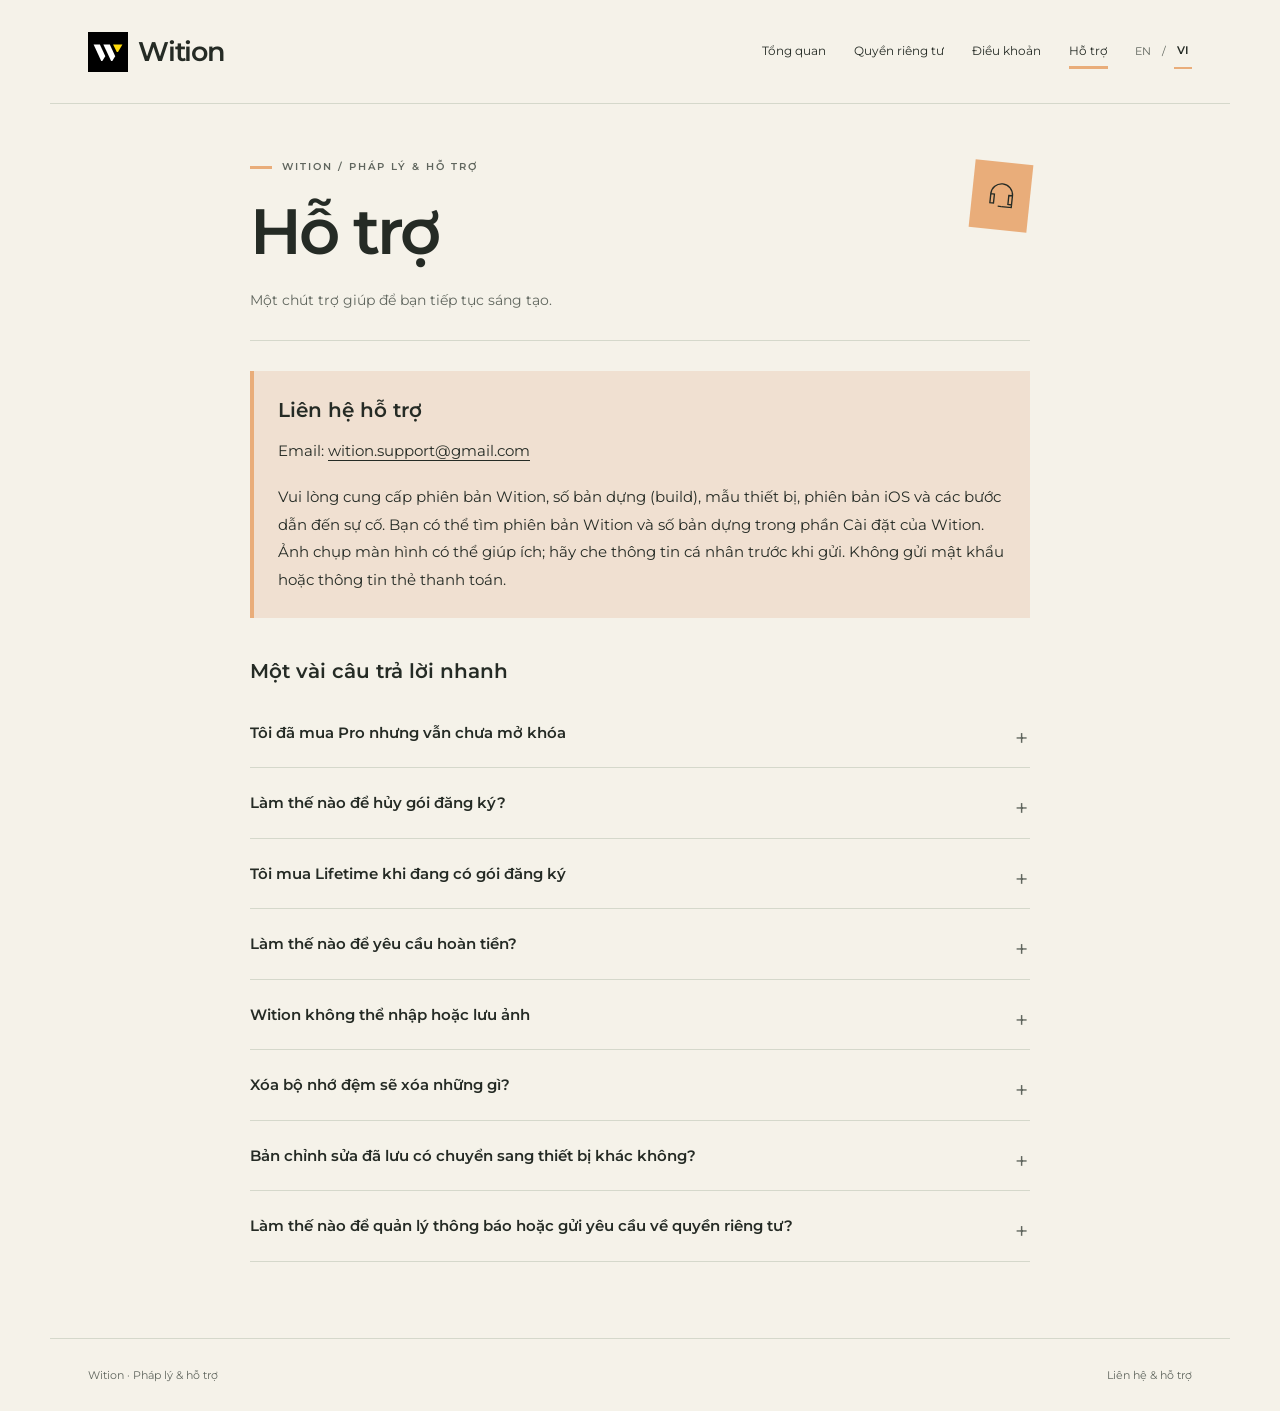
<file: vi/support.html>
<!doctype html>
<!-- Created by Nguyễn Công Thư. -->
<html lang="vi"><head><meta charset="utf-8"><meta name="viewport" content="width=device-width, initial-scale=1"><meta name="author" content="Nguyễn Công Thư"><meta name="description" content="Một chút trợ giúp để bạn tiếp tục sáng tạo."><title>Hỗ trợ · Wition</title><link rel="stylesheet" href="/styles.css"><link rel="stylesheet" href="/motion.css"><script src="/motion.js" defer></script><link rel="icon" href="/assets/favicon.svg" type="image/svg+xml"><link rel="alternate" hreflang="en" href="/support"><link rel="alternate" hreflang="vi" href="/vi/support"></head>
<body class="support-page"><a class="skip" href="#main">Đến nội dung chính</a><header><a class="brand" href="/vi"><img class="brand-logo" src="/assets/wition-logo.svg" alt="" width="40" height="40">Wition</a><nav aria-label="Điều hướng chính"><a href="/vi">Tổng quan</a><a href="/vi/privacy-policy">Quyền riêng tư</a><a href="/vi/terms-of-use">Điều khoản</a><a href="/vi/support" aria-current="page">Hỗ trợ</a></nav><div class="language-switch" role="group" aria-label="Chọn ngôn ngữ"><a href="/support" lang="en" hreflang="en">EN</a><span aria-hidden="true">/</span><a href="/vi/support" lang="vi" hreflang="vi" aria-current="true">VI</a></div></header>
<main id="main"><article class="document"><div class="doc-hero"><p class="eyebrow">Wition / Pháp lý &amp; hỗ trợ</p><h1>Hỗ trợ</h1><p class="lead">Một chút trợ giúp để bạn tiếp tục sáng tạo.</p><span class="doc-mark" aria-hidden="true"><svg viewBox="0 0 32 32"><path d="M4 17v-3a12 12 0 0 1 24 0v3M4 14h4v10H4V14Zm20 0h4v10h-4V14Zm4 10v3H17"/><path d="M13 27h4"/></svg></span></div>

<section class="contact"><h2>Liên hệ hỗ trợ</h2><p>Email: <a href="mailto:wition.support@gmail.com">wition.support@gmail.com</a></p><p>Vui lòng cung cấp phiên bản Wition, số bản dựng (build), mẫu thiết bị, phiên bản iOS và các bước dẫn đến sự cố. Bạn có thể tìm phiên bản Wition và số bản dựng trong phần Cài đặt của Wition. Ảnh chụp màn hình có thể giúp ích; hãy che thông tin cá nhân trước khi gửi. Không gửi mật khẩu hoặc thông tin thẻ thanh toán.</p></section>
<h2 class="faq-heading">Một vài câu trả lời nhanh</h2><details class="faq"><summary>Tôi đã mua Pro nhưng vẫn chưa mở khóa</summary><p>Kiểm tra xem bạn đã đăng nhập Tài khoản Apple dùng để mua và có kết nối internet chưa. Mở phần Cài đặt của Wition hoặc màn hình Wition Pro, rồi chọn Khôi phục giao dịch mua (Restore Purchases). Nếu sự cố vẫn còn, hãy liên hệ hỗ trợ và gửi tên gói cùng thông báo lỗi, nếu có.</p></details>
<details class="faq"><summary>Làm thế nào để hủy gói đăng ký?</summary><p>Mở <a href="https://apps.apple.com/account/subscriptions">Quản lý đăng ký trong App Store</a> và chọn Wition. Bạn cũng có thể dùng mục Quản lý đăng ký trong Cài đặt Wition. Xóa ứng dụng không hủy gói đăng ký.</p></details>
<details class="faq"><summary>Tôi mua Lifetime khi đang có gói đăng ký</summary><p>Lifetime là giao dịch mua một lần, nhưng không hủy gói đăng ký hiện có. Hãy hủy riêng gói đăng ký qua App Store nếu bạn không muốn tiếp tục gia hạn.</p></details>
<details class="faq"><summary>Làm thế nào để yêu cầu hoàn tiền?</summary><p>Truy cập <a href="https://reportaproblem.apple.com/">trang Báo cáo sự cố của Apple</a> bằng Tài khoản Apple dùng để mua. Apple xử lý các yêu cầu hoàn tiền.</p></details>
<details class="faq"><summary>Wition không thể nhập hoặc lưu ảnh</summary><p>Mở Cài đặt iOS, tìm Wition và kiểm tra quyền truy cập thư viện ảnh. Bạn có thể mở phần cài đặt iOS của ứng dụng qua mục Quyền truy cập thư viện ảnh trong Cài đặt Wition. Nếu quyền truy cập bị giới hạn, hãy bảo đảm ảnh cần dùng nằm trong danh sách được cho phép. Đồng thời kiểm tra dung lượng trống của thiết bị.</p></details>
<details class="faq"><summary>Xóa bộ nhớ đệm sẽ xóa những gì?</summary><p>Thao tác này xóa bộ nhớ đệm có thể loại bỏ của ứng dụng, tệp chia sẻ tạm thời và dữ liệu mạng tạm thời. Ảnh, các bản chỉnh sửa đã lưu trong ứng dụng và preset do bạn tạo vẫn được giữ lại. Nếu muốn xóa các bản chỉnh sửa đã lưu trong ứng dụng, bạn cần xóa riêng chúng.</p></details>
<details class="faq"><summary>Bản chỉnh sửa đã lưu có chuyển sang thiết bị khác không?</summary><p>Các bản chỉnh sửa đã lưu trong ứng dụng và preset do bạn tạo được lưu cục bộ. Hãy giữ bản xuất của những kết quả quan trọng. Hiện Wition chưa có tính năng đồng bộ bản chỉnh sửa lên đám mây qua tài khoản riêng.</p></details>
<details class="faq"><summary>Làm thế nào để quản lý thông báo hoặc gửi yêu cầu về quyền riêng tư?</summary><p>Thay đổi quyền thông báo trong Cài đặt iOS. Nếu có câu hỏi về thông tin cá nhân, hãy liên hệ địa chỉ hỗ trợ ở trên và đọc <a href="/vi/privacy-policy">Chính sách quyền riêng tư</a>. Ứng dụng hiện không có công tắc riêng để bật hoặc tắt việc thu thập dữ liệu của Analytics hay Crashlytics.</p></details>
</article></main>
<footer><span>Wition · Pháp lý &amp; hỗ trợ</span><a href="/vi/support">Liên hệ &amp; hỗ trợ</a></footer></body></html>
</file>
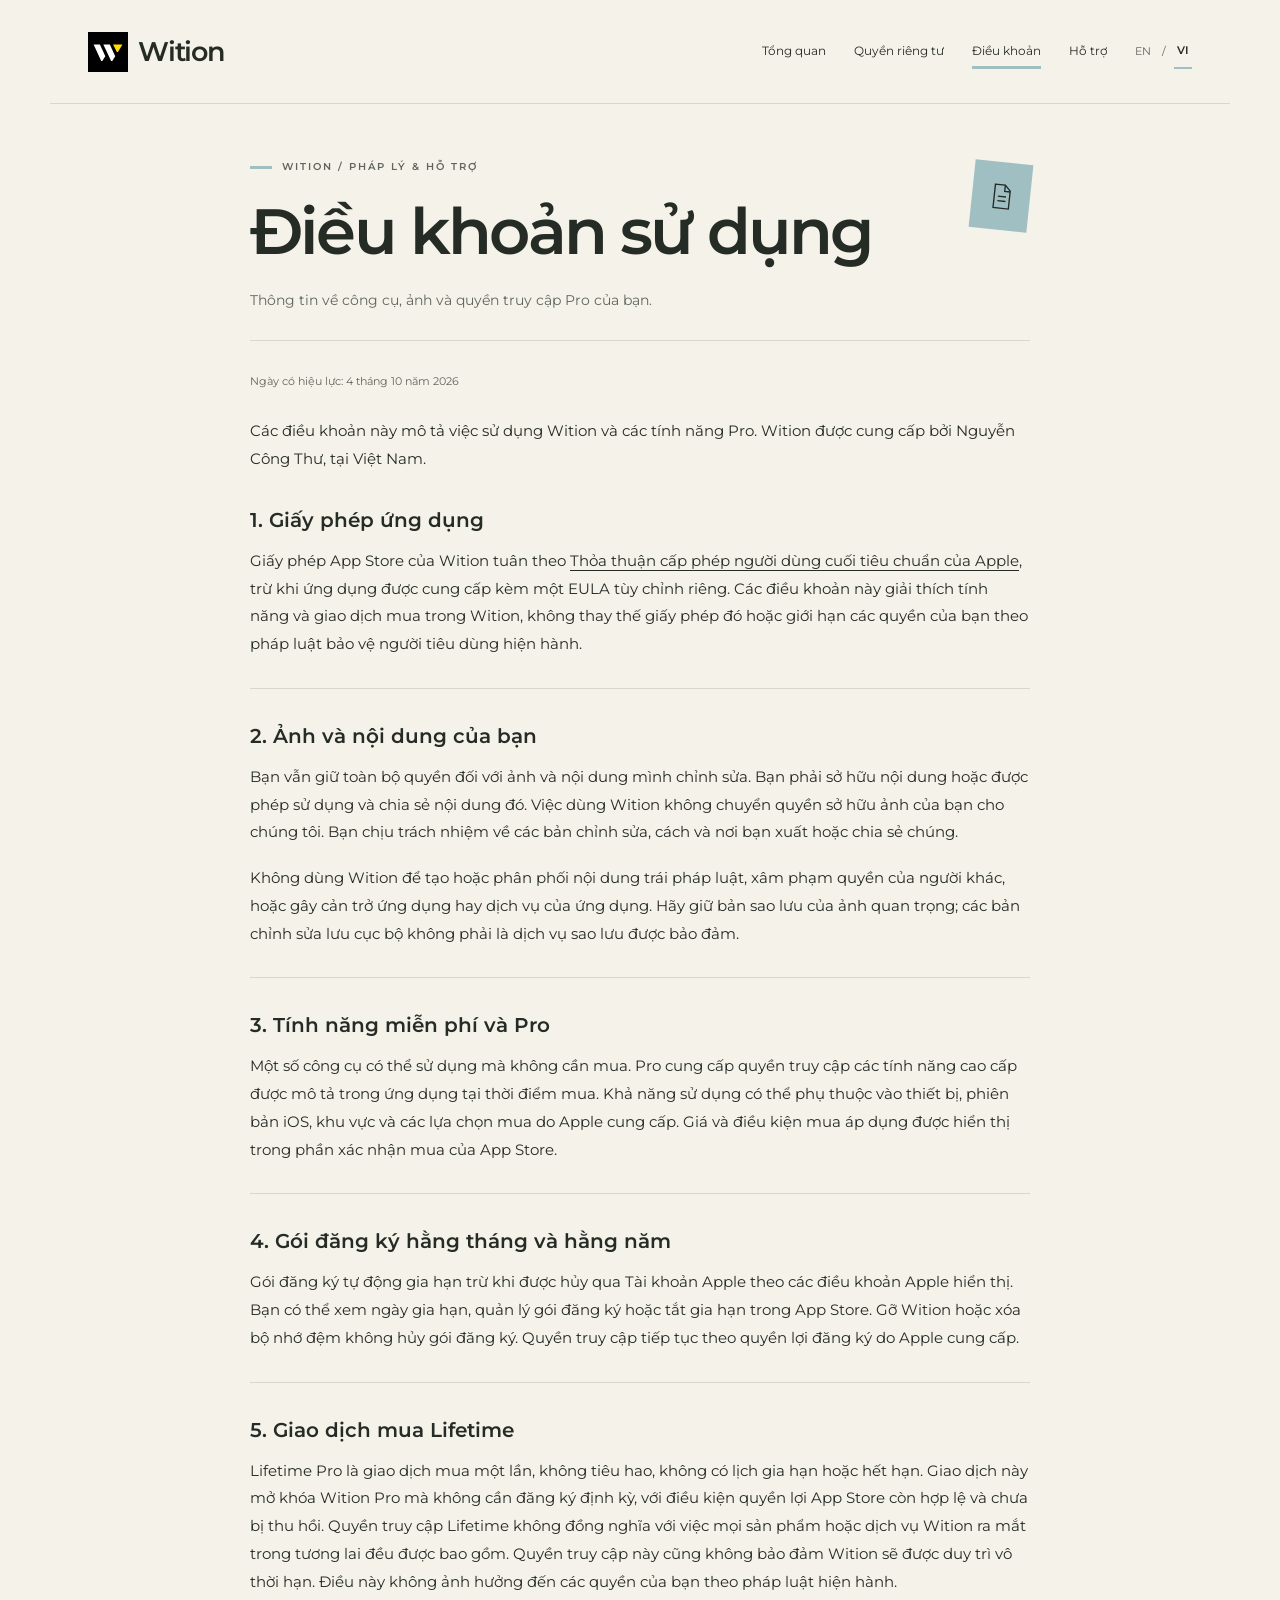
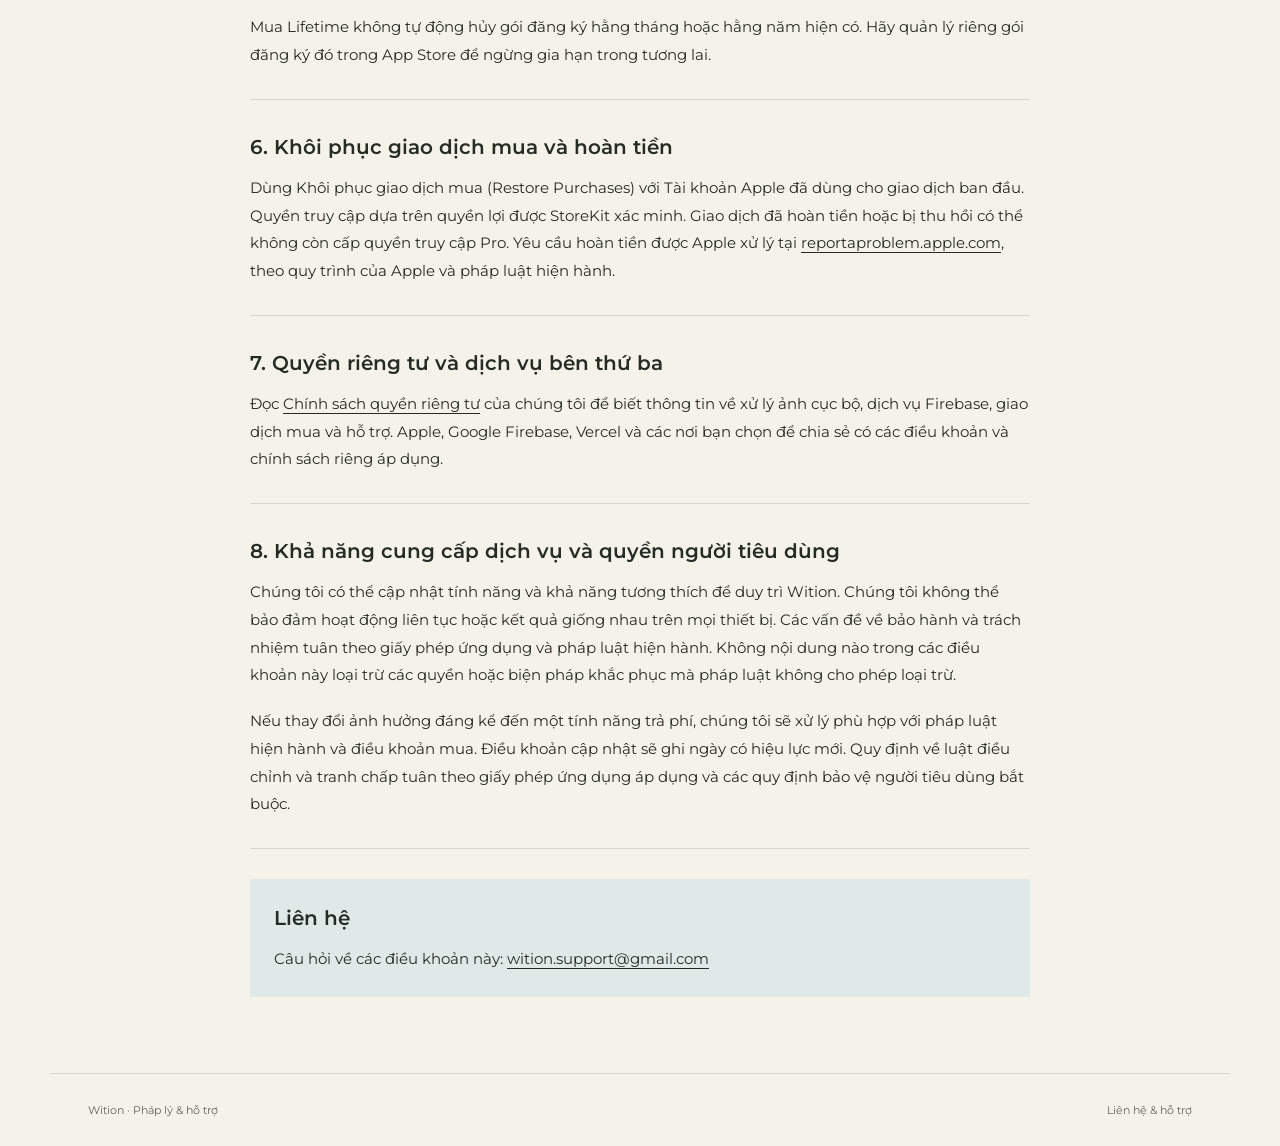
<file: vi/terms-of-use.html>
<!doctype html>
<!-- Created by Nguyễn Công Thư. -->
<html lang="vi"><head><meta charset="utf-8"><meta name="viewport" content="width=device-width, initial-scale=1"><meta name="author" content="Nguyễn Công Thư"><meta name="description" content="Điều khoản rõ ràng cho việc sáng tạo cùng Wition."><title>Điều khoản sử dụng · Wition</title><link rel="stylesheet" href="/styles.css"><link rel="stylesheet" href="/motion.css"><script src="/motion.js" defer></script><link rel="icon" href="/assets/favicon.svg" type="image/svg+xml"><link rel="alternate" hreflang="en" href="/terms-of-use"><link rel="alternate" hreflang="vi" href="/vi/terms-of-use"></head>
<body class="terms-page"><a class="skip" href="#main">Đến nội dung chính</a><header><a class="brand" href="/vi"><img class="brand-logo" src="/assets/wition-logo.svg" alt="" width="40" height="40">Wition</a><nav aria-label="Điều hướng chính"><a href="/vi">Tổng quan</a><a href="/vi/privacy-policy">Quyền riêng tư</a><a href="/vi/terms-of-use" aria-current="page">Điều khoản</a><a href="/vi/support">Hỗ trợ</a></nav><div class="language-switch" role="group" aria-label="Chọn ngôn ngữ"><a href="/terms-of-use" lang="en" hreflang="en">EN</a><span aria-hidden="true">/</span><a href="/vi/terms-of-use" lang="vi" hreflang="vi" aria-current="true">VI</a></div></header>
<main id="main"><article class="document"><div class="doc-hero"><p class="eyebrow">Wition / Pháp lý &amp; hỗ trợ</p><h1>Điều khoản sử dụng</h1><p class="lead">Thông tin về công cụ, ảnh và quyền truy cập Pro của bạn.</p><span class="doc-mark" aria-hidden="true"><svg viewBox="0 0 32 32"><path d="M8 3h11l6 6v20H8V3Z"/><path d="M19 3v7h6M12 16h9m-9 5h9"/></svg></span></div>
<p class="metadata">Ngày có hiệu lực: 4 tháng 10 năm 2026</p>
<p>Các điều khoản này mô tả việc sử dụng Wition và các tính năng Pro. Wition được cung cấp bởi Nguyễn Công Thư, tại Việt Nam.</p>
<section><h2>1. Giấy phép ứng dụng</h2><p>Giấy phép App Store của Wition tuân theo <a href="https://www.apple.com/legal/internet-services/itunes/dev/stdeula/">Thỏa thuận cấp phép người dùng cuối tiêu chuẩn của Apple</a>, trừ khi ứng dụng được cung cấp kèm một EULA tùy chỉnh riêng. Các điều khoản này giải thích tính năng và giao dịch mua trong Wition, không thay thế giấy phép đó hoặc giới hạn các quyền của bạn theo pháp luật bảo vệ người tiêu dùng hiện hành.</p></section>
<section><h2>2. Ảnh và nội dung của bạn</h2><p>Bạn vẫn giữ toàn bộ quyền đối với ảnh và nội dung mình chỉnh sửa. Bạn phải sở hữu nội dung hoặc được phép sử dụng và chia sẻ nội dung đó. Việc dùng Wition không chuyển quyền sở hữu ảnh của bạn cho chúng tôi. Bạn chịu trách nhiệm về các bản chỉnh sửa, cách và nơi bạn xuất hoặc chia sẻ chúng.</p><p>Không dùng Wition để tạo hoặc phân phối nội dung trái pháp luật, xâm phạm quyền của người khác, hoặc gây cản trở ứng dụng hay dịch vụ của ứng dụng. Hãy giữ bản sao lưu của ảnh quan trọng; các bản chỉnh sửa lưu cục bộ không phải là dịch vụ sao lưu được bảo đảm.</p></section>
<section><h2>3. Tính năng miễn phí và Pro</h2><p>Một số công cụ có thể sử dụng mà không cần mua. Pro cung cấp quyền truy cập các tính năng cao cấp được mô tả trong ứng dụng tại thời điểm mua. Khả năng sử dụng có thể phụ thuộc vào thiết bị, phiên bản iOS, khu vực và các lựa chọn mua do Apple cung cấp. Giá và điều kiện mua áp dụng được hiển thị trong phần xác nhận mua của App Store.</p></section>
<section><h2>4. Gói đăng ký hằng tháng và hằng năm</h2><p>Gói đăng ký tự động gia hạn trừ khi được hủy qua Tài khoản Apple theo các điều khoản Apple hiển thị. Bạn có thể xem ngày gia hạn, quản lý gói đăng ký hoặc tắt gia hạn trong App Store. Gỡ Wition hoặc xóa bộ nhớ đệm không hủy gói đăng ký. Quyền truy cập tiếp tục theo quyền lợi đăng ký do Apple cung cấp.</p></section>
<section><h2>5. Giao dịch mua Lifetime</h2><p>Lifetime Pro là giao dịch mua một lần, không tiêu hao, không có lịch gia hạn hoặc hết hạn. Giao dịch này mở khóa Wition Pro mà không cần đăng ký định kỳ, với điều kiện quyền lợi App Store còn hợp lệ và chưa bị thu hồi. Quyền truy cập Lifetime không đồng nghĩa với việc mọi sản phẩm hoặc dịch vụ Wition ra mắt trong tương lai đều được bao gồm. Quyền truy cập này cũng không bảo đảm Wition sẽ được duy trì vô thời hạn. Điều này không ảnh hưởng đến các quyền của bạn theo pháp luật hiện hành.</p><p>Mua Lifetime không tự động hủy gói đăng ký hằng tháng hoặc hằng năm hiện có. Hãy quản lý riêng gói đăng ký đó trong App Store để ngừng gia hạn trong tương lai.</p></section>
<section><h2>6. Khôi phục giao dịch mua và hoàn tiền</h2><p>Dùng Khôi phục giao dịch mua (Restore Purchases) với Tài khoản Apple đã dùng cho giao dịch ban đầu. Quyền truy cập dựa trên quyền lợi được StoreKit xác minh. Giao dịch đã hoàn tiền hoặc bị thu hồi có thể không còn cấp quyền truy cập Pro. Yêu cầu hoàn tiền được Apple xử lý tại <a href="https://reportaproblem.apple.com/">reportaproblem.apple.com</a>, theo quy trình của Apple và pháp luật hiện hành.</p></section>
<section><h2>7. Quyền riêng tư và dịch vụ bên thứ ba</h2><p>Đọc <a href="/vi/privacy-policy">Chính sách quyền riêng tư</a> của chúng tôi để biết thông tin về xử lý ảnh cục bộ, dịch vụ Firebase, giao dịch mua và hỗ trợ. Apple, Google Firebase, Vercel và các nơi bạn chọn để chia sẻ có các điều khoản và chính sách riêng áp dụng.</p></section>
<section><h2>8. Khả năng cung cấp dịch vụ và quyền người tiêu dùng</h2><p>Chúng tôi có thể cập nhật tính năng và khả năng tương thích để duy trì Wition. Chúng tôi không thể bảo đảm hoạt động liên tục hoặc kết quả giống nhau trên mọi thiết bị. Các vấn đề về bảo hành và trách nhiệm tuân theo giấy phép ứng dụng và pháp luật hiện hành. Không nội dung nào trong các điều khoản này loại trừ các quyền hoặc biện pháp khắc phục mà pháp luật không cho phép loại trừ.</p><p>Nếu thay đổi ảnh hưởng đáng kể đến một tính năng trả phí, chúng tôi sẽ xử lý phù hợp với pháp luật hiện hành và điều khoản mua. Điều khoản cập nhật sẽ ghi ngày có hiệu lực mới. Quy định về luật điều chỉnh và tranh chấp tuân theo giấy phép ứng dụng áp dụng và các quy định bảo vệ người tiêu dùng bắt buộc.</p></section>
<section class="contact"><h2>Liên hệ</h2><p>Câu hỏi về các điều khoản này: <a href="mailto:wition.support@gmail.com">wition.support@gmail.com</a></p></section>
</article></main>
<footer><span>Wition · Pháp lý &amp; hỗ trợ</span><a href="/vi/support">Liên hệ &amp; hỗ trợ</a></footer></body></html>
</file>
<file: styles.css>
/* Created by Nguyễn Công Thư. Shared typography, color, and motion for Wition's legal pages. */
@font-face{font-family:Montserrat;src:url('assets/Montserrat-Regular.ttf') format('truetype');font-weight:400;font-display:swap}
@font-face{font-family:Montserrat;src:url('assets/Montserrat-SemiBold.ttf') format('truetype');font-weight:600;font-display:swap}
:root{color-scheme:light;--paper:#f5f2e9;--ink:#252b25;--muted:#60665e;--line:#d5d8cb;--accent:#edcb51;--tint:#ece8d8}
*{box-sizing:border-box}html{scroll-behavior:smooth}body{margin:0;background:var(--paper);color:var(--ink);font-family:Montserrat,sans-serif;font-size:15px;line-height:1.85}a{color:inherit;text-underline-offset:4px;overflow-wrap:anywhere}a:hover{color:#555f3d}a:focus-visible,summary:focus-visible{outline:2px solid var(--ink);outline-offset:5px}.skip{position:absolute;left:16px;top:-100px;background:white;padding:8px 16px;z-index:10}.skip:focus{top:12px}header,main,footer{max-width:1180px;margin:auto;padding-inline:38px}header{display:flex;align-items:center;justify-content:space-between;gap:24px;min-height:104px;border-bottom:1px solid var(--line)}.brand{display:flex;align-items:center;gap:10px;text-decoration:none;font-size:27px;font-weight:600;letter-spacing:-1.2px}.brand-logo{display:block;width:40px;height:40px;flex-shrink:0}header nav{display:flex;gap:28px;flex-wrap:wrap;font-size:12px}header nav a{position:relative;text-decoration:none;padding:8px 0}header nav a::after{content:'';position:absolute;left:0;bottom:2px;height:3px;width:0;background:var(--accent);transition:width .2s}header nav a:hover::after,header nav a[aria-current=page]::after{width:100%}main{padding-top:54px;padding-bottom:76px}.eyebrow{text-transform:uppercase;letter-spacing:2px;font-size:10px;font-weight:600;color:var(--muted);margin:0 0 20px;display:flex;align-items:center;gap:10px}.eyebrow::before{content:'';width:22px;height:3px;background:var(--accent)}h1{font-size:clamp(36px,5.5vw,64px);line-height:1.09;letter-spacing:-2.8px;font-weight:600;margin:0 0 22px}h2{font-size:20px;font-weight:600;line-height:1.5;margin-top:32px;margin-bottom:12px}h3{font-size:16px;font-weight:600}p,ul,ol{margin:0 0 18px}.lead{font-size:16px;max-width:650px;color:var(--muted)}.metadata{font-size:11px;color:var(--muted);margin-bottom:26px}.document{max-width:780px;margin:auto}.draft{border-left:3px solid #9b8024;background:#eee7cd;padding:14px 18px;font-size:12px;margin:24px 0 30px}.placeholder{font-weight:600;background:#eee7cd;overflow-wrap:anywhere}.hero{display:grid;grid-template-columns:1.1fr 1fr;gap:16px;align-items:center;min-height:460px}.hero h1{font-size:clamp(44px,5.8vw,76px)}.highlight{position:relative;isolation:isolate;white-space:nowrap}.highlight::after{content:'';position:absolute;inset:67% -6px 0;z-index:-1;background:var(--accent);transform:rotate(-2deg)}.hero-art{width:100%;max-width:540px;justify-self:end;animation:arrival .8s ease-out both}.hero-copy{animation:arrival .55s ease-out both}.hero-actions{display:flex;gap:20px;align-items:center;flex-wrap:wrap;margin-top:28px}.button{background:var(--ink);color:var(--paper);padding:11px 20px;font-size:12px;font-weight:600;text-decoration:none;display:inline-flex;gap:20px;align-items:center;transition:background .2s,transform .2s}.button:hover{background:#465342;color:white;transform:translateY(-2px)}.text-link{font-size:12px;font-weight:600}.section-heading{display:flex;align-items:center;justify-content:space-between;gap:16px;border-bottom:1px solid var(--line);margin-top:34px;padding-bottom:15px}.section-heading h2{font-size:12px;text-transform:uppercase;letter-spacing:2px;margin:0}.section-heading span{font-size:11px;color:var(--muted)}.cards{display:grid;grid-template-columns:repeat(3,1fr);gap:18px;margin-top:22px}.card{position:relative;background:#e5e9db;padding:26px;text-decoration:none;min-height:240px;display:flex;flex-direction:column;transition:transform .2s,box-shadow .2s}.card:nth-child(2){background:#dce6e7}.card:nth-child(3){background:#f0ddca}.card:hover{color:var(--ink);transform:translateY(-5px);box-shadow:0 12px 0 -4px #252b2512}.card-top{display:flex;justify-content:space-between;align-items:center;margin-bottom:26px}.card-number{font-size:11px;letter-spacing:2px;color:var(--muted)}.card-icon{width:30px;height:30px;stroke:var(--ink);fill:none;stroke-width:1.4}.card h2{margin:0 0 10px;font-size:21px;letter-spacing:-.7px}.card p{font-size:12px;color:#515a50;line-height:1.8;flex:1}.card .card-action{font-size:11px;font-weight:600;display:flex;justify-content:space-between;border-top:1px solid #252b2526;padding-top:12px}.card-arrow{transition:transform .2s}.card:hover .card-arrow{transform:translateX(4px)}.home-draft{margin-top:32px}.toc{display:flex;flex-wrap:wrap;gap:8px 18px;padding:15px 18px;background:var(--tint);font-size:11px}section{scroll-margin-top:24px}.document>section:not(.contact){border-bottom:1px solid var(--line);padding-bottom:12px}.document>section:last-child{border:0}li{padding-left:3px;margin-bottom:8px}.contact{padding:24px;border-left:4px solid var(--accent);background:var(--tint);margin-top:30px}.contact h2{margin-top:0}.contact p:last-child{margin-bottom:0}footer{display:flex;justify-content:space-between;gap:24px;padding-block:26px;border-top:1px solid var(--line);font-size:11px;color:var(--muted)}footer a{text-decoration:none}strong{font-weight:600}.doc-hero{position:relative;border-bottom:1px solid var(--line);padding-bottom:26px;margin-bottom:30px;padding-right:84px}.doc-hero .lead{font-size:14px;margin:0}.doc-mark{position:absolute;right:0;top:4px;display:grid;place-items:center;width:58px;height:68px;background:var(--accent);transform:rotate(6deg)}.doc-mark svg{width:29px;height:29px;fill:none;stroke:var(--ink);stroke-width:1.5}.privacy-page{--accent:#b5c99e;--tint:#e5e9dc}.terms-page{--accent:#9fbfc3;--tint:#e0e9e8}.support-page{--accent:#e9ad7a;--tint:#f0e0d1}.faq{border-bottom:1px solid var(--line)}.faq summary{cursor:pointer;list-style:none;font-size:15px;font-weight:600;line-height:1.7;padding:22px 28px 22px 0;position:relative}.faq summary::-webkit-details-marker{display:none}.faq summary::after{content:'+';position:absolute;right:2px;top:21px;font-size:23px;font-weight:400;color:var(--muted)}.faq[open] summary::after{content:'−'}.faq[open] summary{padding-bottom:14px}.faq p{font-size:14px;color:var(--muted)}.faq[open]{background:#ffffff40;padding-inline:16px}.faq-heading{margin-top:38px}@keyframes arrival{from{opacity:0;transform:translateY(14px)}to{opacity:1;transform:translateY(0)}}@media(max-width:760px){header,main,footer{padding-inline:24px}header{min-height:88px}header nav{gap:16px}.hero{grid-template-columns:1fr;gap:10px;min-height:0}.hero h1{font-size:clamp(38px,9vw,64px)}.hero-art{max-width:410px;justify-self:center}.cards{grid-template-columns:1fr}.card{min-height:210px}.card-top{margin-bottom:18px}.section-heading{margin-top:24px}.doc-hero{padding-right:64px}.doc-mark{width:44px;height:53px}.doc-mark svg{width:24px;height:24px}}@media(max-width:480px){header{align-items:flex-start;flex-direction:column;gap:14px;padding-block:22px}header nav{gap:22px;font-size:11px}main{padding-top:34px;padding-bottom:46px}.hero-art{max-width:330px}.section-heading span{display:none}footer{flex-direction:column;gap:8px}h1{letter-spacing:-1.5px}.doc-hero h1{font-size:34px}.doc-hero .lead{font-size:12px}.contact{padding:18px}.draft{font-size:11px}.faq summary{font-size:14px}}@media(prefers-reduced-motion:reduce){html{scroll-behavior:auto}*,*::before,*::after{animation:none!important;transition:none!important}.card:hover,.button:hover{transform:none}}

/* Language links stay available without JavaScript. */
header nav{margin-left:auto}
.language-switch{display:flex;align-items:center;gap:8px;font-size:11px;flex-shrink:0}
.language-switch a{text-decoration:none;padding:6px 3px;color:var(--muted)}
.language-switch a[aria-current=true]{color:var(--ink);font-weight:600;border-bottom:2px solid var(--accent)}
.language-switch span{color:var(--muted)}
html[lang=vi] .hero h1{font-size:clamp(36px,4.5vw,58px);line-height:1.2;letter-spacing:-2px}
@media(max-width:760px){header{flex-wrap:wrap;gap:12px 20px}header nav{gap:14px}}
@media(max-width:480px){header{flex-direction:row;align-items:center}header nav{order:3;width:100%;margin-left:0;gap:12px 20px}.language-switch{margin-left:auto}html[lang=vi] .hero h1{font-size:clamp(28px,8vw,38px);letter-spacing:-1.2px}.highlight{white-space:normal}}
</file>
<file: motion.css>
/* Created by Nguyễn Công Thư. Motion stays decorative and never blocks navigation. */
:root{--motion-ease:cubic-bezier(.22,1,.36,1)}
header{animation:header-in .7s var(--motion-ease) both}
.hero-copy{animation:none}
.hero-copy>.eyebrow,.hero-copy>h1,.hero-copy>.lead,.hero-actions{animation:content-in .85s var(--motion-ease) both}
.hero-copy>h1{animation-delay:.1s}.hero-copy>.lead{animation-delay:.2s}.hero-actions{animation-delay:.3s}
.highlight::after{transform-origin:left;animation:highlight-in 1s var(--motion-ease) .4s both}
.hero-art{animation:art-in 1.1s var(--motion-ease) both,art-float 7s ease-in-out 1.1s infinite;transform-origin:center}
.doc-hero{animation:content-in .8s var(--motion-ease) both}
.doc-mark{animation:mark-float 6s ease-in-out infinite}
.brand-logo{transition:transform .45s var(--motion-ease)}
.button span,.card-icon,.card-arrow{transition:transform .45s var(--motion-ease)}
.button:hover span{transform:translate(3px,-3px)}
.card:hover .card-arrow{transform:translate(4px,-3px)}
.card:hover .card-icon{transform:translateY(-3px) rotate(-7deg)}
.card{transition:transform .4s var(--motion-ease),box-shadow .4s var(--motion-ease),background-color .3s}
.card:hover,.card.will-reveal.is-visible:hover{transform:translateY(-7px)}
.text-link{background:linear-gradient(var(--accent),var(--accent)) bottom left/0 2px no-repeat;transition:background-size .35s var(--motion-ease);padding-bottom:4px}
.text-link:hover,.text-link:focus-visible{background-size:100% 2px}
.faq summary::after{transition:transform .35s var(--motion-ease)}
.faq[open] summary::after{transform:rotate(180deg)}
.faq[open] p{animation:answer-in .4s var(--motion-ease) both}
/* These classes are enabled only after IntersectionObserver is available. */
.will-reveal{opacity:0;transform:translateY(24px);transition:opacity .8s var(--motion-ease),transform .8s var(--motion-ease);transition-delay:var(--reveal-delay,0ms)}
.will-reveal.is-visible{opacity:1;transform:none}
.motion-paused .hero-art,.motion-paused .doc-mark{animation-play-state:paused}
@media(hover:hover) and (pointer:fine){.brand:hover .brand-logo{transform:rotate(-6deg) scale(1.06)}}
@keyframes header-in{from{opacity:0;transform:translateY(-8px)}to{opacity:1;transform:none}}
@keyframes content-in{from{opacity:0;transform:translateY(22px)}to{opacity:1;transform:none}}
@keyframes art-in{from{opacity:0;transform:translateY(28px) rotate(2deg)}to{opacity:1;transform:translateY(0) rotate(0)}}
@keyframes art-float{0%,100%{transform:translateY(0) rotate(0)}50%{transform:translateY(-10px) rotate(-1deg)}}
@keyframes mark-float{0%,100%{transform:translateY(0) rotate(6deg)}50%{transform:translateY(-5px) rotate(2deg)}}
@keyframes highlight-in{from{transform:rotate(-2deg) scaleX(0)}to{transform:rotate(-2deg) scaleX(1)}}
@keyframes answer-in{from{opacity:0;transform:translateY(-6px)}to{opacity:1;transform:none}}
@media(prefers-reduced-motion:reduce){
 html{scroll-behavior:auto}
 *,*::before,*::after{animation:none!important;transition:none!important}
 .will-reveal{opacity:1;transform:none}
 .card:hover,.card:hover .card-icon,.card:hover .card-arrow,.button:hover,.button:hover span,.brand:hover .brand-logo,.card.will-reveal.is-visible:hover{transform:none!important}
}
@media print{.will-reveal{opacity:1!important;transform:none!important}*,*::before,*::after{animation:none!important;transition:none!important}}
</file>
